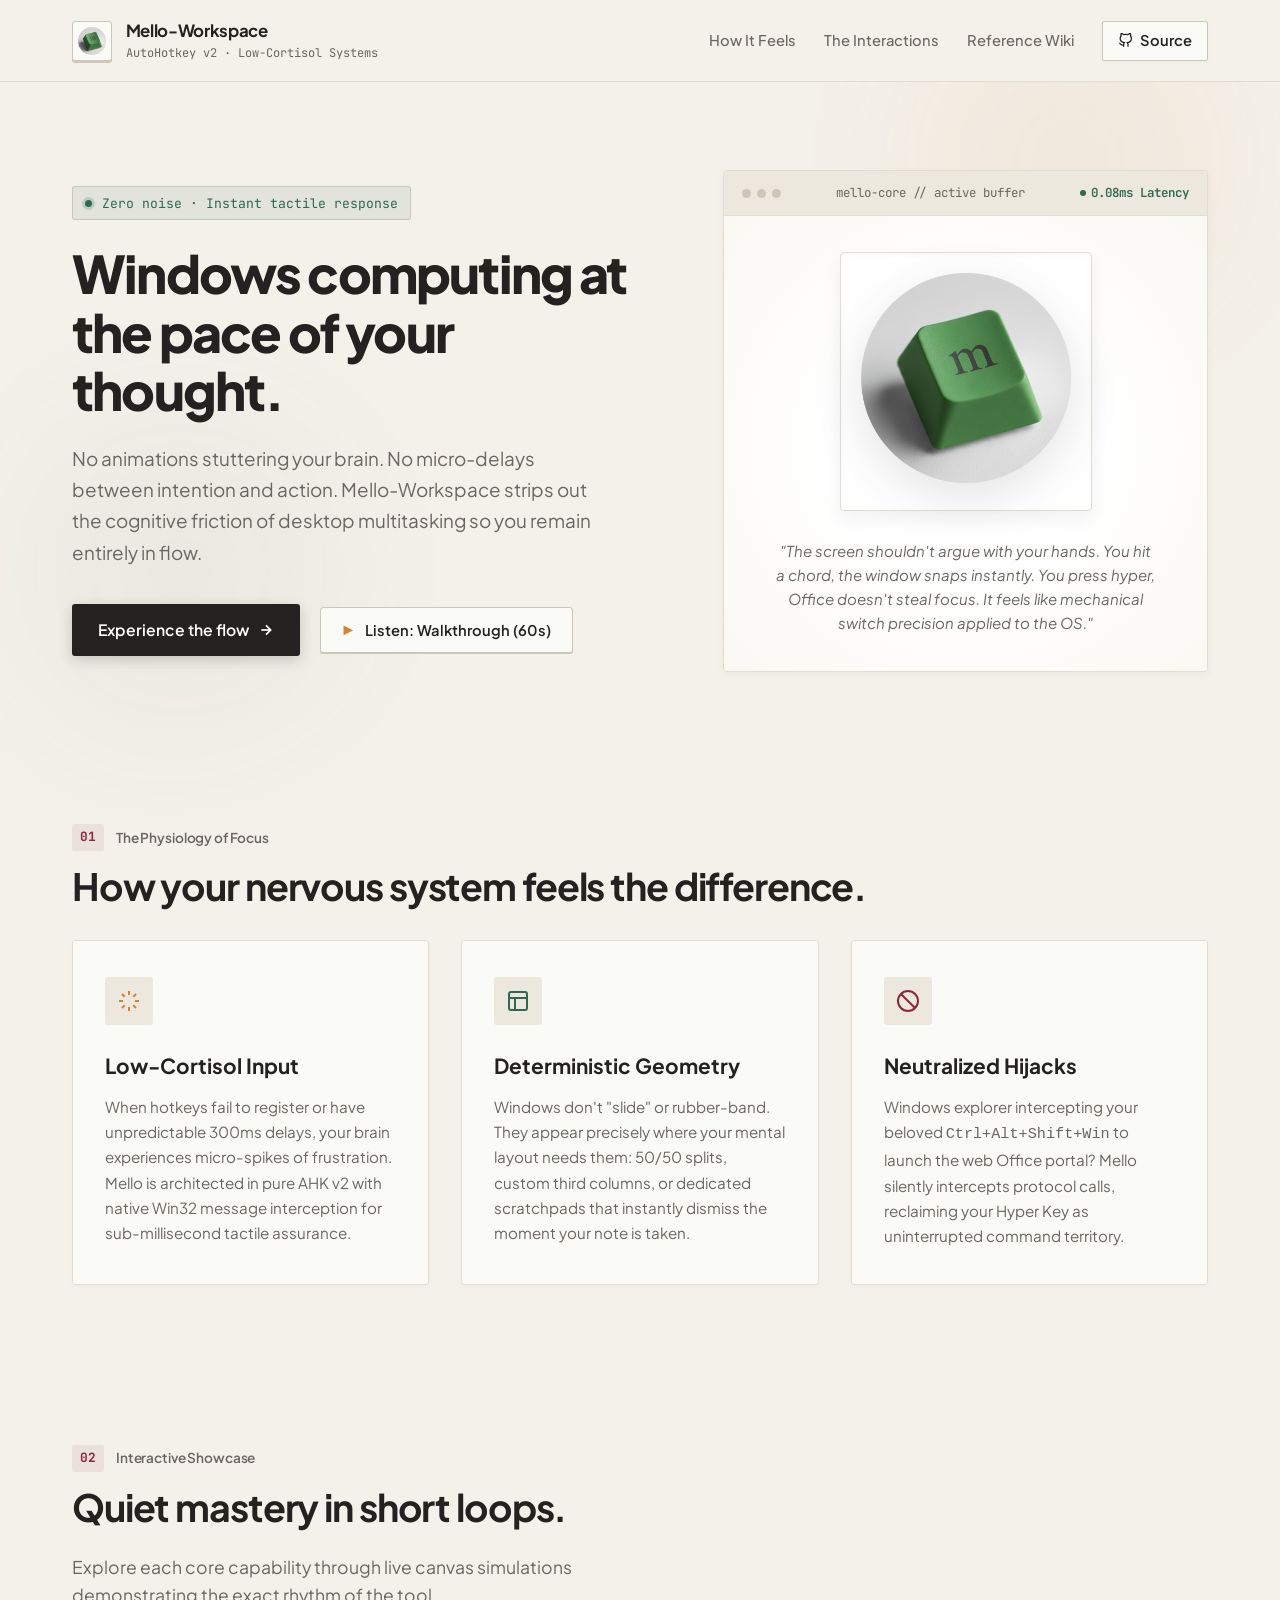
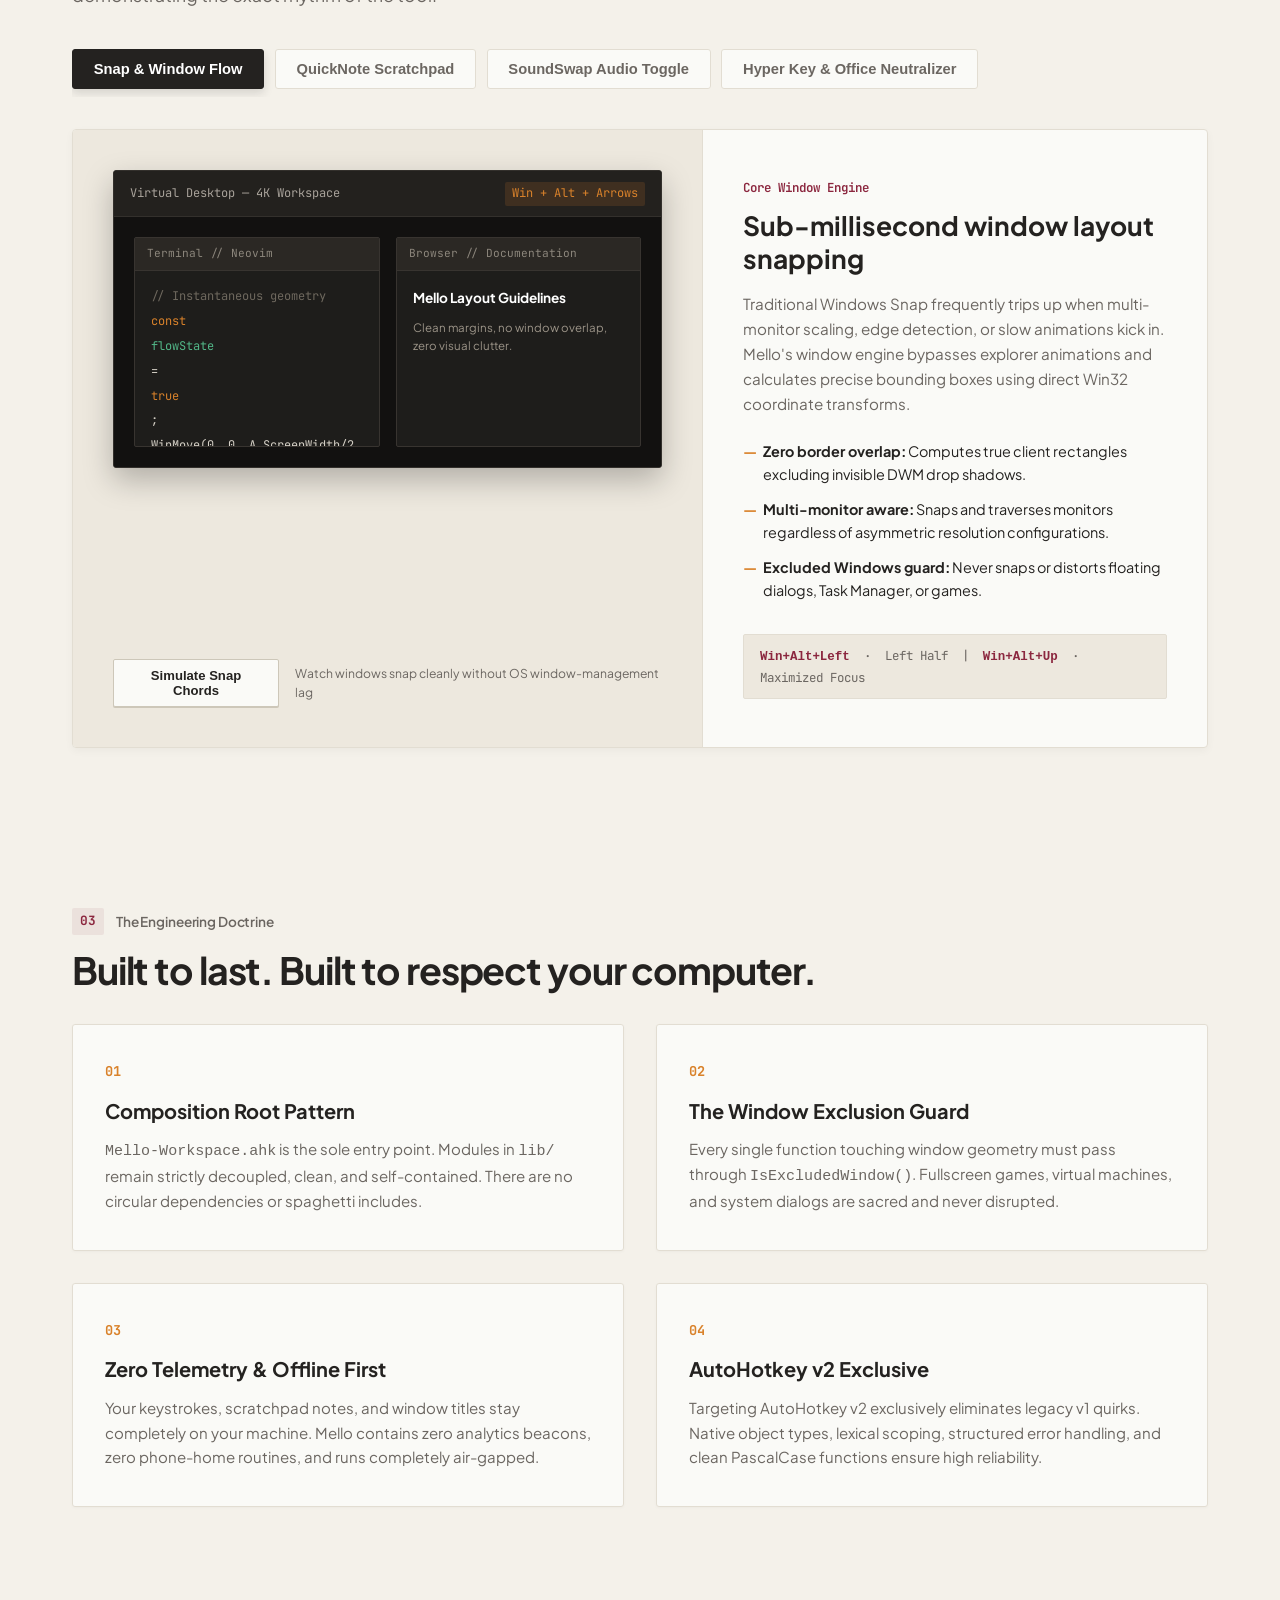
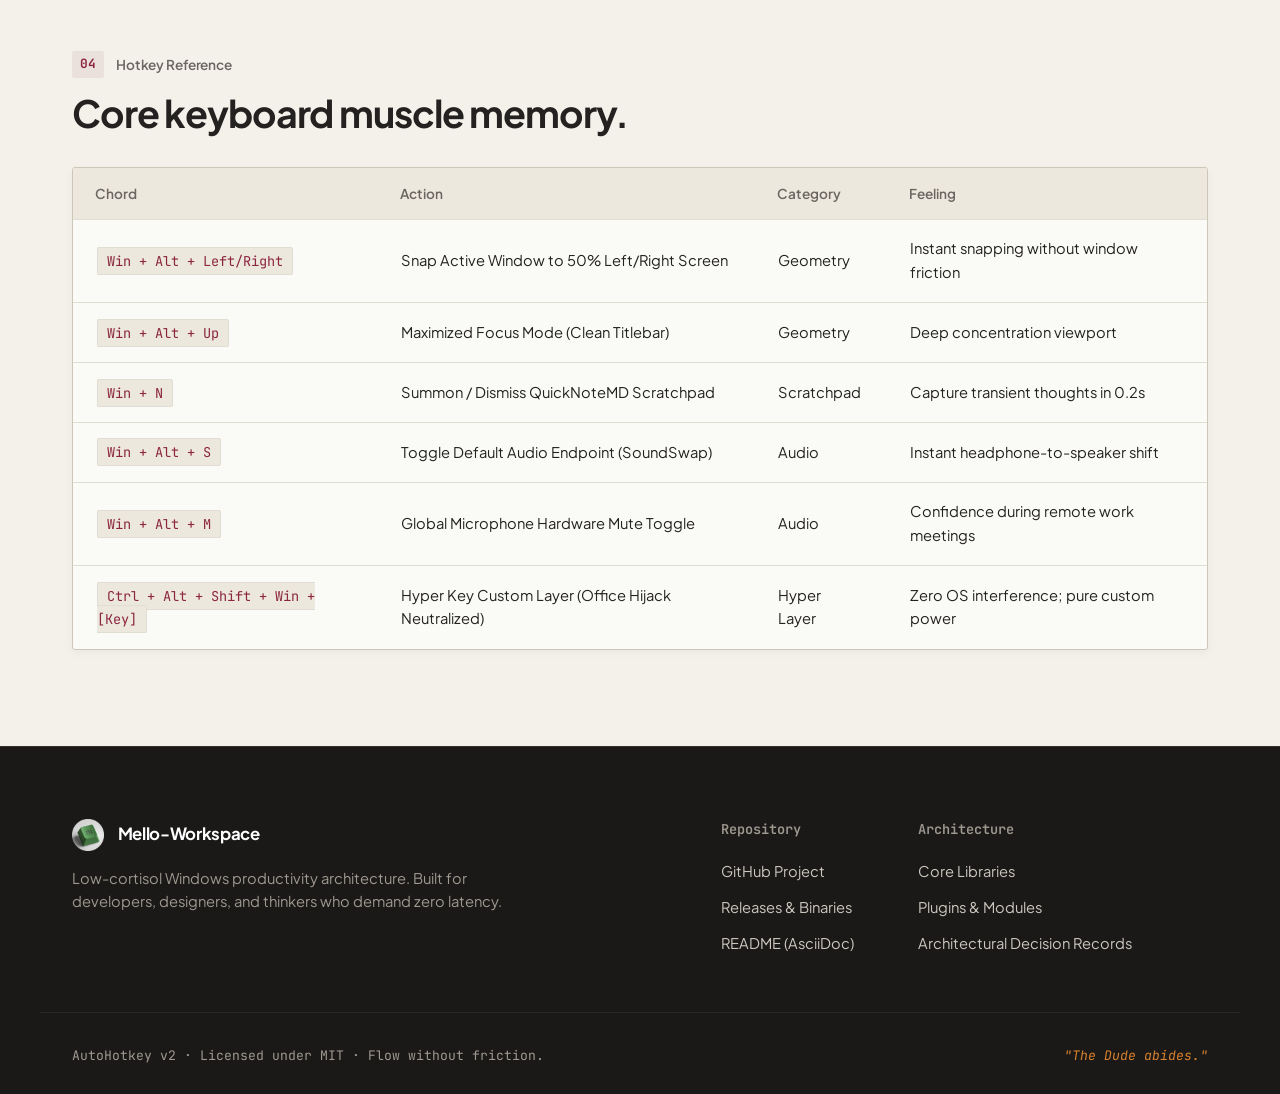
<file: pages/index.html>
<!DOCTYPE html>
<html lang="en">
<head>
  <meta charset="UTF-8">
  <meta name="viewport" content="width=device-width, initial-scale=1.0">
  <title>Mello-Workspace — Flow Without Friction</title>
  <meta name="description" content="A calm, portable, low-cortisol productivity toolkit for Windows. Engineered for zero input latency, effortless window management, and intentional focus.">
  <link rel="preconnect" href="https://fonts.googleapis.com">
  <link rel="preconnect" href="https://fonts.gstatic.com" crossorigin>
  <link href="https://fonts.googleapis.com/css2?family=Plus+Jakarta+Sans:wght@300;400;500;600;700;800&family=JetBrains+Mono:wght@400;500;600&display=swap" rel="stylesheet">
  <link rel="stylesheet" href="style.css">
</head>
<body>

  <!-- Background Subtle Shapes -->
  <div class="canvas-shapes" aria-hidden="true">
    <div class="shape shape-circle"></div>
    <div class="shape shape-wedge"></div>
    <div class="shape shape-pill"></div>
    <div class="shape shape-ring"></div>
  </div>

  <!-- Minimal Nav -->
  <header class="site-header">
    <div class="header-container">
      <a href="#" class="brand">
        <div class="brand-badge">
          <img src="mello-keycap.png" alt="Mello Logo" class="brand-icon">
        </div>
        <div class="brand-text">
          <span class="brand-title">Mello-Workspace</span>
          <span class="brand-sub">AutoHotkey v2 · Low-Cortisol Systems</span>
        </div>
      </a>
      <nav class="nav-links">
        <a href="#sensations">How It Feels</a>
        <a href="#experience">The Interactions</a>
        <a href="docs.html">Reference Wiki</a>
        <a href="https://github.com/voltaire-toledo/Mello-Workspace" target="_blank" rel="noopener" class="nav-cta">
          <svg width="15" height="15" viewBox="0 0 24 24" fill="none" stroke="currentColor" stroke-width="2"><path d="M9 19c-5 1.5-5-2.5-7-3m14 6v-3.87a3.37 3.37 0 0 0-.94-2.61c3.14-.35 6.44-1.54 6.44-7A5.44 5.44 0 0 0 20 4.77 5.07 5.07 0 0 0 19.91 1S18.73.65 16 2.48a13.38 13.38 0 0 0-7 0C6.27.65 5.09 1 5.09 1A5.07 5.07 0 0 0 5 4.77a5.44 5.44 0 0 0-1.5 3.78c0 5.42 3.3 6.61 6.44 7A3.37 3.37 0 0 0 9 18.13V22"></path></svg>
          Source
        </a>
      </nav>
    </div>
  </header>

  <main>
    <!-- Hero Section -->
    <section class="hero-section">
      <div class="hero-content">
        <div class="hero-eyebrow">
          <span class="status-indicator"></span>
          <span>Zero noise · Instant tactile response</span>
        </div>
        <h1 class="hero-headline">
          Windows computing at the pace of your thought.
        </h1>
        <p class="hero-lead">
          No animations stuttering your brain. No micro-delays between intention and action. 
          Mello-Workspace strips out the cognitive friction of desktop multitasking so you remain entirely in flow.
        </p>

        <div class="hero-actions">
          <a href="#experience" class="btn-primary">
            Experience the flow
            <svg width="16" height="16" viewBox="0 0 24 24" fill="none" stroke="currentColor" stroke-width="2.5"><line x1="5" y1="12" x2="19" y2="12"></line><polyline points="12 5 19 12 12 19"></polyline></svg>
          </a>
          <button id="btnAudioWalkthrough" class="btn-audio-pill" type="button" aria-label="Play audio walkthrough">
            <span class="audio-play-icon">▶</span>
            <span class="audio-text">Listen: Walkthrough (60s)</span>
            <span class="audio-wave-anim" aria-hidden="true"><span></span><span></span><span></span></span>
          </button>
          <audio id="walkthroughAudio" src="walkthrough-voiceover.mp3" preload="none"></audio>
        </div>
      </div>

      <!-- Hero Visual Composition: Tactile Keycap + Simulated Ambient Viewport -->
      <div class="hero-stage">
        <div class="stage-frame">
          <div class="stage-topbar">
            <div class="dots"><span></span><span></span><span></span></div>
            <span class="stage-caption">mello-core // active buffer</span>
            <div class="stage-status"><span class="pulse"></span> 0.08ms Latency</div>
          </div>
          <div class="stage-display">
            <div class="stage-device-focus">
              <img src="mello-keycap.png" alt="Mello Workspace Tactile Keycap" class="stage-keycap-image">
            </div>
            <div class="stage-ambient-quote">
              <blockquote>
                "The screen shouldn't argue with your hands. You hit a chord, the window snaps instantly. You press hyper, Office doesn't steal focus. It feels like mechanical switch precision applied to the OS."
              </blockquote>
            </div>
          </div>
        </div>
      </div>
    </section>

    <!-- Sensations Section: How It Feels -->
    <section id="sensations" class="sensations-section">
      <div class="section-label">
        <span class="label-number">01</span>
        <span class="label-text">The Physiology of Focus</span>
      </div>
      <h2 class="section-heading">How your nervous system feels the difference.</h2>
      
      <div class="sensations-grid">
        <div class="sensation-card">
          <div class="sensation-icon" style="--accent: var(--accent-amber)">
            <svg viewBox="0 0 24 24" fill="none" stroke="currentColor" stroke-width="2"><path d="M12 2v4m0 12v4M4.93 4.93l2.83 2.83m8.48 8.48l2.83 2.83M2 12h4m12 0h4M4.93 19.07l2.83-2.83m8.48-8.48l2.83-2.83"/></svg>
          </div>
          <h3>Low-Cortisol Input</h3>
          <p>
            When hotkeys fail to register or have unpredictable 300ms delays, your brain experiences micro-spikes of frustration. Mello is architected in pure AHK v2 with native Win32 message interception for sub-millisecond tactile assurance.
          </p>
        </div>

        <div class="sensation-card">
          <div class="sensation-icon" style="--accent: var(--accent-teal)">
            <svg viewBox="0 0 24 24" fill="none" stroke="currentColor" stroke-width="2"><rect x="3" y="3" width="18" height="18" rx="2"/><line x1="3" y1="9" x2="21" y2="9"/><line x1="9" y1="21" x2="9" y2="9"/></svg>
          </div>
          <h3>Deterministic Geometry</h3>
          <p>
            Windows don't "slide" or rubber-band. They appear precisely where your mental layout needs them: 50/50 splits, custom third columns, or dedicated scratchpads that instantly dismiss the moment your note is taken.
          </p>
        </div>

        <div class="sensation-card">
          <div class="sensation-icon" style="--accent: var(--accent-burgundy)">
            <svg viewBox="0 0 24 24" fill="none" stroke="currentColor" stroke-width="2"><circle cx="12" cy="12" r="10"/><line x1="4.93" y1="4.93" x2="19.07" y2="19.07"/></svg>
          </div>
          <h3>Neutralized Hijacks</h3>
          <p>
            Windows explorer intercepting your beloved <code>Ctrl+Alt+Shift+Win</code> to launch the web Office portal? Mello silently intercepts protocol calls, reclaiming your Hyper Key as uninterrupted command territory.
          </p>
        </div>
      </div>
    </section>

    <!-- Experience / Feature Walkthrough Video Simulations -->
    <section id="experience" class="experience-section">
      <div class="section-label">
        <span class="label-number">02</span>
        <span class="label-text">Interactive Showcase</span>
      </div>
      <h2 class="section-heading">Quiet mastery in short loops.</h2>
      <p class="section-sub">
        Explore each core capability through live canvas simulations demonstrating the exact rhythm of the tool.
      </p>

      <!-- Showcase Tabs -->
      <div class="showcase-tabs">
        <button class="tab-btn active" data-target="panel-snapping">Snap & Window Flow</button>
        <button class="tab-btn" data-target="panel-quicknote">QuickNote Scratchpad</button>
        <button class="tab-btn" data-target="panel-soundswap">SoundSwap Audio Toggle</button>
        <button class="tab-btn" data-target="panel-hyperkey">Hyper Key & Office Neutralizer</button>
      </div>

      <!-- Feature Showcase Panels -->
      <div class="showcase-container">

        <!-- Panel 1: Window Snapping -->
        <div class="showcase-panel active" id="panel-snapping">
          <div class="panel-preview">
            <div class="screen-simulation">
              <div class="sim-header">
                <span class="sim-title">Virtual Desktop — 4K Workspace</span>
                <span class="sim-badge">Win + Alt + Arrows</span>
              </div>
              <div class="sim-canvas sim-snapping">
                <div class="sim-window win-left active-snap">
                  <div class="win-bar"><span>Terminal // Neovim</span></div>
                  <div class="win-content code-lines">
                    <span class="c-dim">// Instantaneous geometry</span>
                    <span class="c-amber">const</span> <span class="c-teal">flowState</span> = <span class="c-amber">true</span>;
                    <span>WinMove(0, 0, A_ScreenWidth/2, A_ScreenHeight)</span>
                  </div>
                </div>
                <div class="sim-window win-right active-snap">
                  <div class="win-bar"><span>Browser // Documentation</span></div>
                  <div class="win-content doc-lines">
                    <h4>Mello Layout Guidelines</h4>
                    <p>Clean margins, no window overlap, zero visual clutter.</p>
                  </div>
                </div>
              </div>
            </div>
            <div class="sim-controls">
              <button class="sim-action-btn" id="btnTriggerSnap">Simulate Snap Chords</button>
              <span class="sim-legend">Watch windows snap cleanly without OS window-management lag</span>
            </div>
          </div>
          <div class="panel-details">
            <span class="feature-tag">Core Window Engine</span>
            <h3>Sub-millisecond window layout snapping</h3>
            <p>
              Traditional Windows Snap frequently trips up when multi-monitor scaling, edge detection, or slow animations kick in.
              Mello's window engine bypasses explorer animations and calculates precise bounding boxes using direct Win32 coordinate transforms.
            </p>
            <ul class="feature-bullets">
              <li><strong>Zero border overlap:</strong> Computes true client rectangles excluding invisible DWM drop shadows.</li>
              <li><strong>Multi-monitor aware:</strong> Snaps and traverses monitors regardless of asymmetric resolution configurations.</li>
              <li><strong>Excluded Windows guard:</strong> Never snaps or distorts floating dialogs, Task Manager, or games.</li>
            </ul>
            <div class="code-pill">
              <code>Win+Alt+Left</code> &nbsp;·&nbsp; Left Half &nbsp;|&nbsp; <code>Win+Alt+Up</code> &nbsp;·&nbsp; Maximized Focus
            </div>
          </div>
        </div>

        <!-- Panel 2: QuickNote -->
        <div class="showcase-panel" id="panel-quicknote">
          <div class="panel-preview">
            <div class="screen-simulation">
              <div class="sim-header">
                <span class="sim-title">QuickNoteMD Scratchpad</span>
                <span class="sim-badge">Win + N</span>
              </div>
              <div class="sim-canvas sim-quicknote">
                <div class="sim-notepad">
                  <div class="notepad-top">
                    <span class="notepad-badge">Markdown Preview Active</span>
                    <span class="notepad-auto">Auto-saved to daily log</span>
                  </div>
                  <div class="notepad-text">
                    <span class="np-h1"># Architectural Note</span>
                    <span class="np-task"> [x] Preserve zero-token principles</span>
                    <span class="np-task"> [x] Auto-route URLs to external browser</span>
                    <span class="np-body">Thoughts captured in 0.2s without breaking deep context. Hit Esc to vanish.</span>
                  </div>
                </div>
              </div>
            </div>
            <div class="sim-controls">
              <button class="sim-action-btn" id="btnToggleNotepad">Simulate Win+N Toggle</button>
              <span class="sim-legend">Appears instantly over your work, writes directly to your vault</span>
            </div>
          </div>
          <div class="panel-details">
            <span class="feature-tag">Markdown Scratchpad</span>
            <h3>Thoughts captured without losing context</h3>
            <p>
              When a crucial thought flashes during deep coding or writing, opening a heavyweight editor breaks your train of thought.
              QuickNoteMD pops up a lightweight, transparent WebView2 markdown scratchpad in a fraction of a second.
            </p>
            <ul class="feature-bullets">
              <li><strong>Direct disk persistence:</strong> Stored immediately as standard Markdown files in your local workspace.</li>
              <li><strong>Smart URL routing:</strong> Clicked links open in your default browser instead of trapping you inside webviews.</li>
              <li><strong>Single-stroke dismissal:</strong> Press <code>Escape</code> or toggle again to slide back to work.</li>
            </ul>
            <div class="code-pill">
              <code>Win+N</code> &nbsp;·&nbsp; Summon scratchpad &nbsp;|&nbsp; <code>Esc</code> &nbsp;·&nbsp; Dismiss & Auto-Save
            </div>
          </div>
        </div>

        <!-- Panel 3: SoundSwap -->
        <div class="showcase-panel" id="panel-soundswap">
          <div class="panel-preview">
            <div class="screen-simulation">
              <div class="sim-header">
                <span class="sim-title">SoundSwap Audio Toggle</span>
                <span class="sim-badge">Win + Alt + S</span>
              </div>
              <div class="sim-canvas sim-soundswap">
                <div class="audio-switch-card">
                  <div class="audio-device active" id="devHeadphones">
                    <div class="dev-icon">🎧</div>
                    <div class="dev-info">
                      <span class="dev-name">Bose QuietComfort 45</span>
                      <span class="dev-status">Active Playback Device</span>
                    </div>
                    <div class="dev-wave">
                      <span></span><span></span><span></span><span></span>
                    </div>
                  </div>
                  <div class="swap-indicator">⇄ Swapping Devices</div>
                  <div class="audio-device" id="devSpeakers">
                    <div class="dev-icon">🔊</div>
                    <div class="dev-info">
                      <span class="dev-name">Desktop Studio Monitors</span>
                      <span class="dev-status">Standby</span>
                    </div>
                  </div>
                </div>
              </div>
            </div>
            <div class="sim-controls">
              <button class="sim-action-btn" id="btnTriggerSoundSwap">Simulate Audio Swap</button>
              <span class="sim-legend">Instant COM-based audio device cycling without opening Windows Settings</span>
            </div>
          </div>
          <div class="panel-details">
            <span class="feature-tag">Audio Architecture</span>
            <h3>Seamless audio toggling with zero UI dialogs</h3>
            <p>
              Tired of clicking through Windows 11 sound flyouts, opening control panels, or dealing with RDP audio sync failures?
              SoundSwap directly interfaces with the Windows CoreAudio COM interface (IPolicyConfig) to switch audio targets with a single chord.
            </p>
            <ul class="feature-bullets">
              <li><strong>Headphones to Monitors:</strong> Instant single-key transition when stepping away from the desk.</li>
              <li><strong>Remote Desktop aware:</strong> Correctly maps and restores Remote Audio endpoints during enterprise sessions.</li>
              <li><strong>Whisper-quiet feedback:</strong> Crisp, subtle audio clicks confirm switches without annoying modal popups.</li>
            </ul>
            <div class="code-pill">
              <code>Win+Alt+S</code> &nbsp;·&nbsp; Cycle Audio Targets &nbsp;|&nbsp; <code>Win+Alt+M</code> &nbsp;·&nbsp; Toggle Mic Mute
            </div>
          </div>
        </div>

        <!-- Panel 4: Hyper Key & Office Neutralizer -->
        <div class="showcase-panel" id="panel-hyperkey">
          <div class="panel-preview">
            <div class="screen-simulation">
              <div class="sim-header">
                <span class="sim-title">Office 365 Protocol Interceptor</span>
                <span class="sim-badge">TASK-25 Active</span>
              </div>
              <div class="sim-canvas sim-hyperkey">
                <div class="registry-display">
                  <div class="reg-line active">
                    <span class="reg-tag">Registry intercept</span>
                    <code>Software\Classes\ms-officeapp\Shell\Open\Command</code>
                  </div>
                  <div class="reg-status-box">
                    <div class="status-indicator-big"></div>
                    <div class="status-msg">
                      <strong>Office Protocol Neutralized</strong>
                      <span>Default handler mapped to silent no-op (rundll32)</span>
                    </div>
                  </div>
                  <div class="hyper-chord-tester">
                    <span class="chord-title">Reclaimed Chord Space:</span>
                    <div class="keys">
                      <kbd>Ctrl</kbd> + <kbd>Alt</kbd> + <kbd>Shift</kbd> + <kbd>Win</kbd> + <kbd>P</kbd>
                    </div>
                    <span class="chord-result">→ No browser opens. Handled directly by Mello.</span>
                  </div>
                </div>
              </div>
            </div>
            <div class="sim-controls">
              <button class="sim-action-btn" id="btnTestHyper">Simulate Hyper Key Press</button>
              <span class="sim-legend">No Office portal. Total key dominance for personal workflows</span>
            </div>
          </div>
          <div class="panel-details">
            <span class="feature-tag">Registry & Input Architecture</span>
            <h3>Reclaiming the sacred Hyper Key from the OS</h3>
            <p>
              Keyboards with an Office key or users pressing <code>Ctrl+Alt+Shift+Win</code> are routinely interrupted by Windows launching Microsoft 365.
              Mello neutralizes this hijack at the user-registry level without requiring Administrator elevation.
            </p>
            <ul class="feature-bullets">
              <li><strong>Zero UAC prompts:</strong> Executes completely in <code>HKCU</code>; no admin elevation or security alerts.</li>
              <li><strong>Reversible at any time:</strong> Easily toggled via the Mello tray menu with real-time checkbox status.</li>
              <li><strong>Swallows chord triggers:</strong> Chords for Word, Excel, Teams, and PowerPoint are absorbed cleanly.</li>
            </ul>
            <div class="code-pill">
              <code>^!+#</code> &nbsp;·&nbsp; Hyper Key liberated for your personalized productivity macros
            </div>
          </div>
        </div>

      </div>
    </section>

    <!-- Architecture & Philosophy Section -->
    <section id="architecture" class="architecture-section">
      <div class="section-label">
        <span class="label-number">03</span>
        <span class="label-text">The Engineering Doctrine</span>
      </div>
      <h2 class="section-heading">Built to last. Built to respect your computer.</h2>

      <div class="principles-grid">
        <div class="principle-card">
          <span class="p-num">01</span>
          <h4>Composition Root Pattern</h4>
          <p>
            <code>Mello-Workspace.ahk</code> is the sole entry point. Modules in <code>lib/</code> remain strictly decoupled, clean, and self-contained. There are no circular dependencies or spaghetti includes.
          </p>
        </div>

        <div class="principle-card">
          <span class="p-num">02</span>
          <h4>The Window Exclusion Guard</h4>
          <p>
            Every single function touching window geometry must pass through <code>IsExcludedWindow()</code>. Fullscreen games, virtual machines, and system dialogs are sacred and never disrupted.
          </p>
        </div>

        <div class="principle-card">
          <span class="p-num">03</span>
          <h4>Zero Telemetry & Offline First</h4>
          <p>
            Your keystrokes, scratchpad notes, and window titles stay completely on your machine. Mello contains zero analytics beacons, zero phone-home routines, and runs completely air-gapped.
          </p>
        </div>

        <div class="principle-card">
          <span class="p-num">04</span>
          <h4>AutoHotkey v2 Exclusive</h4>
          <p>
            Targeting AutoHotkey v2 exclusively eliminates legacy v1 quirks. Native object types, lexical scoping, structured error handling, and clean PascalCase functions ensure high reliability.
          </p>
        </div>
      </div>
    </section>

    <!-- Quick Documentation / Cheat Sheet -->
    <section class="cheatsheet-section">
      <div class="section-label">
        <span class="label-number">04</span>
        <span class="label-text">Hotkey Reference</span>
      </div>
      <h2 class="section-heading">Core keyboard muscle memory.</h2>

      <div class="cheatsheet-table-wrap">
        <table class="cheatsheet-table">
          <thead>
            <tr>
              <th>Chord</th>
              <th>Action</th>
              <th>Category</th>
              <th>Feeling</th>
            </tr>
          </thead>
          <tbody>
            <tr>
              <td><code>Win + Alt + Left/Right</code></td>
              <td>Snap Active Window to 50% Left/Right Screen</td>
              <td>Geometry</td>
              <td>Instant snapping without window friction</td>
            </tr>
            <tr>
              <td><code>Win + Alt + Up</code></td>
              <td>Maximized Focus Mode (Clean Titlebar)</td>
              <td>Geometry</td>
              <td>Deep concentration viewport</td>
            </tr>
            <tr>
              <td><code>Win + N</code></td>
              <td>Summon / Dismiss QuickNoteMD Scratchpad</td>
              <td>Scratchpad</td>
              <td>Capture transient thoughts in 0.2s</td>
            </tr>
            <tr>
              <td><code>Win + Alt + S</code></td>
              <td>Toggle Default Audio Endpoint (SoundSwap)</td>
              <td>Audio</td>
              <td>Instant headphone-to-speaker shift</td>
            </tr>
            <tr>
              <td><code>Win + Alt + M</code></td>
              <td>Global Microphone Hardware Mute Toggle</td>
              <td>Audio</td>
              <td>Confidence during remote work meetings</td>
            </tr>
            <tr>
              <td><code>Ctrl + Alt + Shift + Win + [Key]</code></td>
              <td>Hyper Key Custom Layer (Office Hijack Neutralized)</td>
              <td>Hyper Layer</td>
              <td>Zero OS interference; pure custom power</td>
            </tr>
          </tbody>
        </table>
      </div>
    </section>
  </main>

  <footer class="site-footer">
    <div class="footer-container">
      <div class="footer-col">
        <div class="brand">
          <img src="mello-keycap.png" alt="Mello Logo" class="footer-icon">
          <span class="brand-title">Mello-Workspace</span>
        </div>
        <p class="footer-desc">
          Low-cortisol Windows productivity architecture. Built for developers, designers, and thinkers who demand zero latency.
        </p>
      </div>
      <div class="footer-links">
        <div>
          <h5>Repository</h5>
          <ul>
            <li><a href="https://github.com/voltaire-toledo/Mello-Workspace" target="_blank" rel="noopener">GitHub Project</a></li>
            <li><a href="https://github.com/voltaire-toledo/Mello-Workspace/releases" target="_blank" rel="noopener">Releases & Binaries</a></li>
            <li><a href="https://github.com/voltaire-toledo/Mello-Workspace/blob/main/README.adoc" target="_blank" rel="noopener">README (AsciiDoc)</a></li>
          </ul>
        </div>
        <div>
          <h5>Architecture</h5>
          <ul>
            <li><a href="https://github.com/voltaire-toledo/Mello-Workspace/tree/main/lib" target="_blank" rel="noopener">Core Libraries</a></li>
            <li><a href="https://github.com/voltaire-toledo/Mello-Workspace/tree/main/plugins" target="_blank" rel="noopener">Plugins & Modules</a></li>
            <li><a href="https://github.com/voltaire-toledo/Mello-Workspace/tree/main/docs/adr" target="_blank" rel="noopener">Architectural Decision Records</a></li>
          </ul>
        </div>
      </div>
    </div>
    <div class="footer-bottom">
      <span>AutoHotkey v2 · Licensed under MIT · Flow without friction.</span>
      <span class="dude-quote">"The Dude abides."</span>
    </div>
  </footer>

  <script src="script.js"></script>
</body>
</html>
</file>
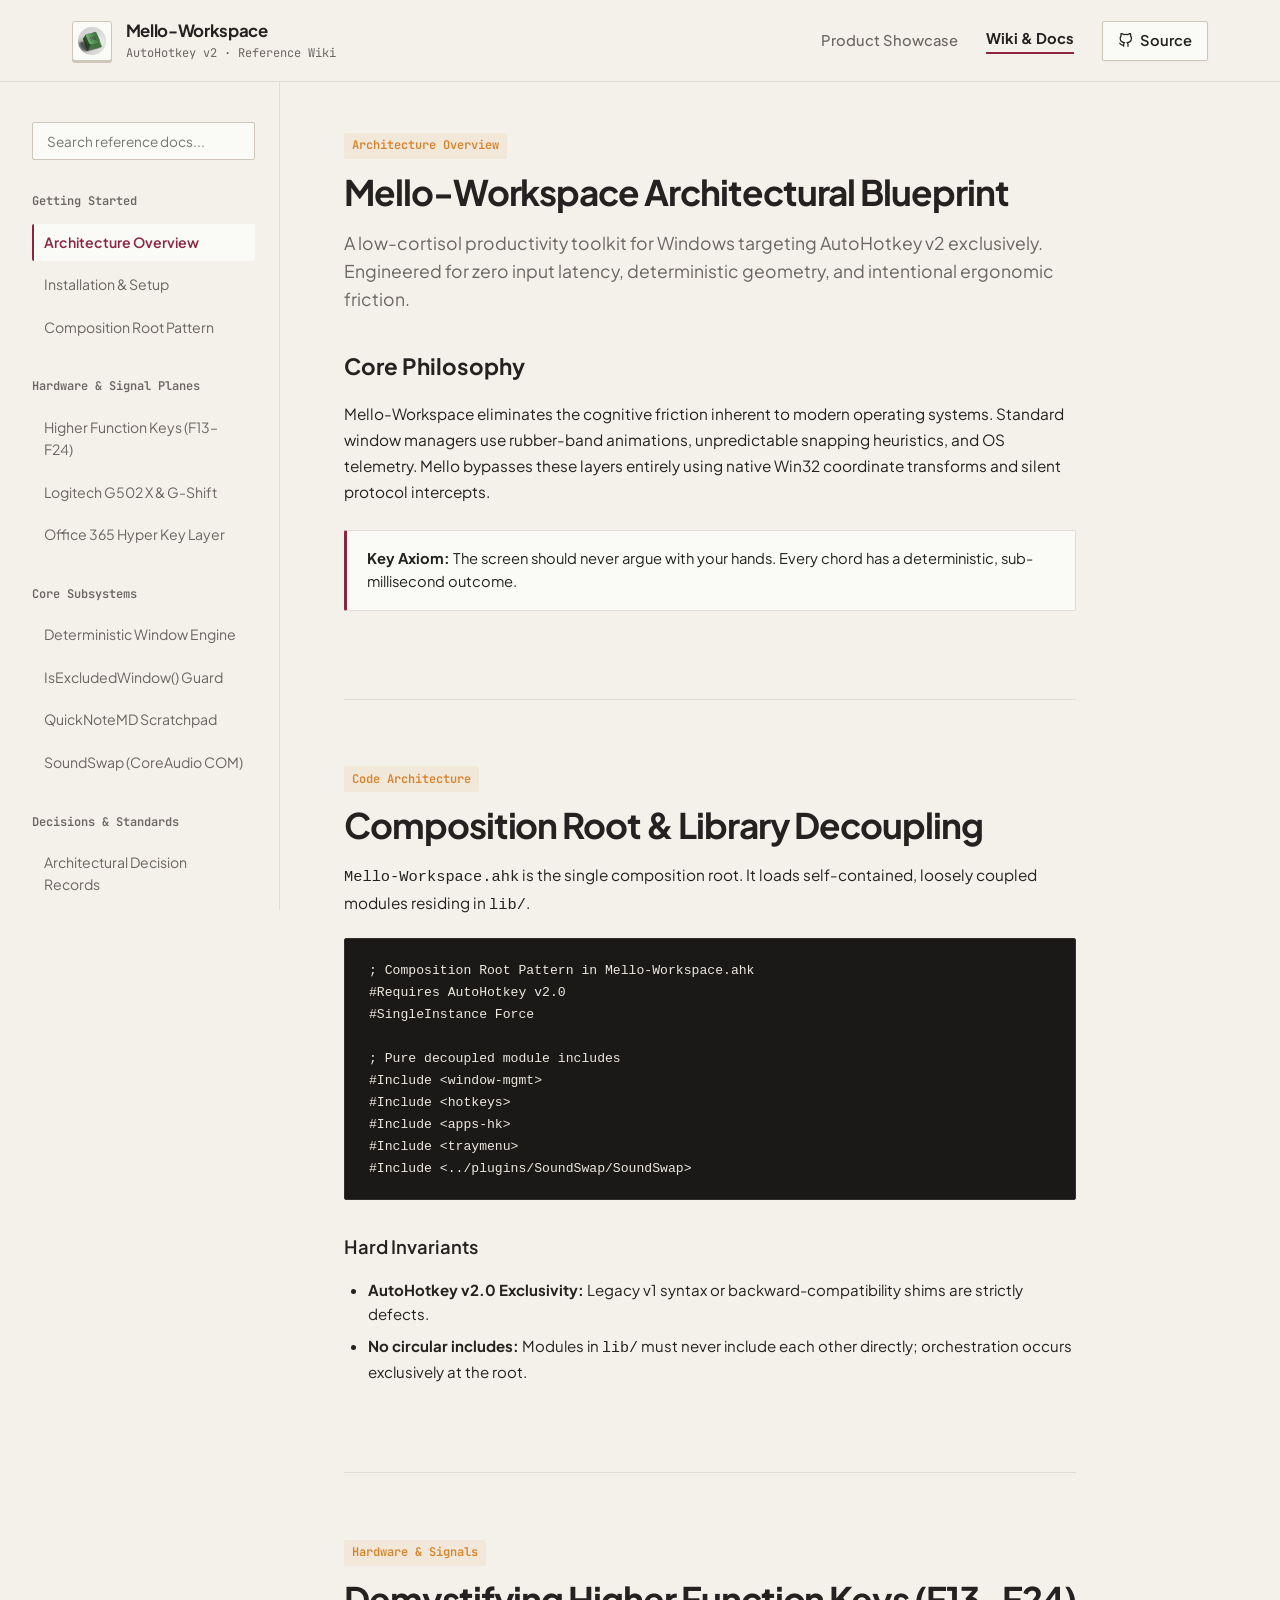
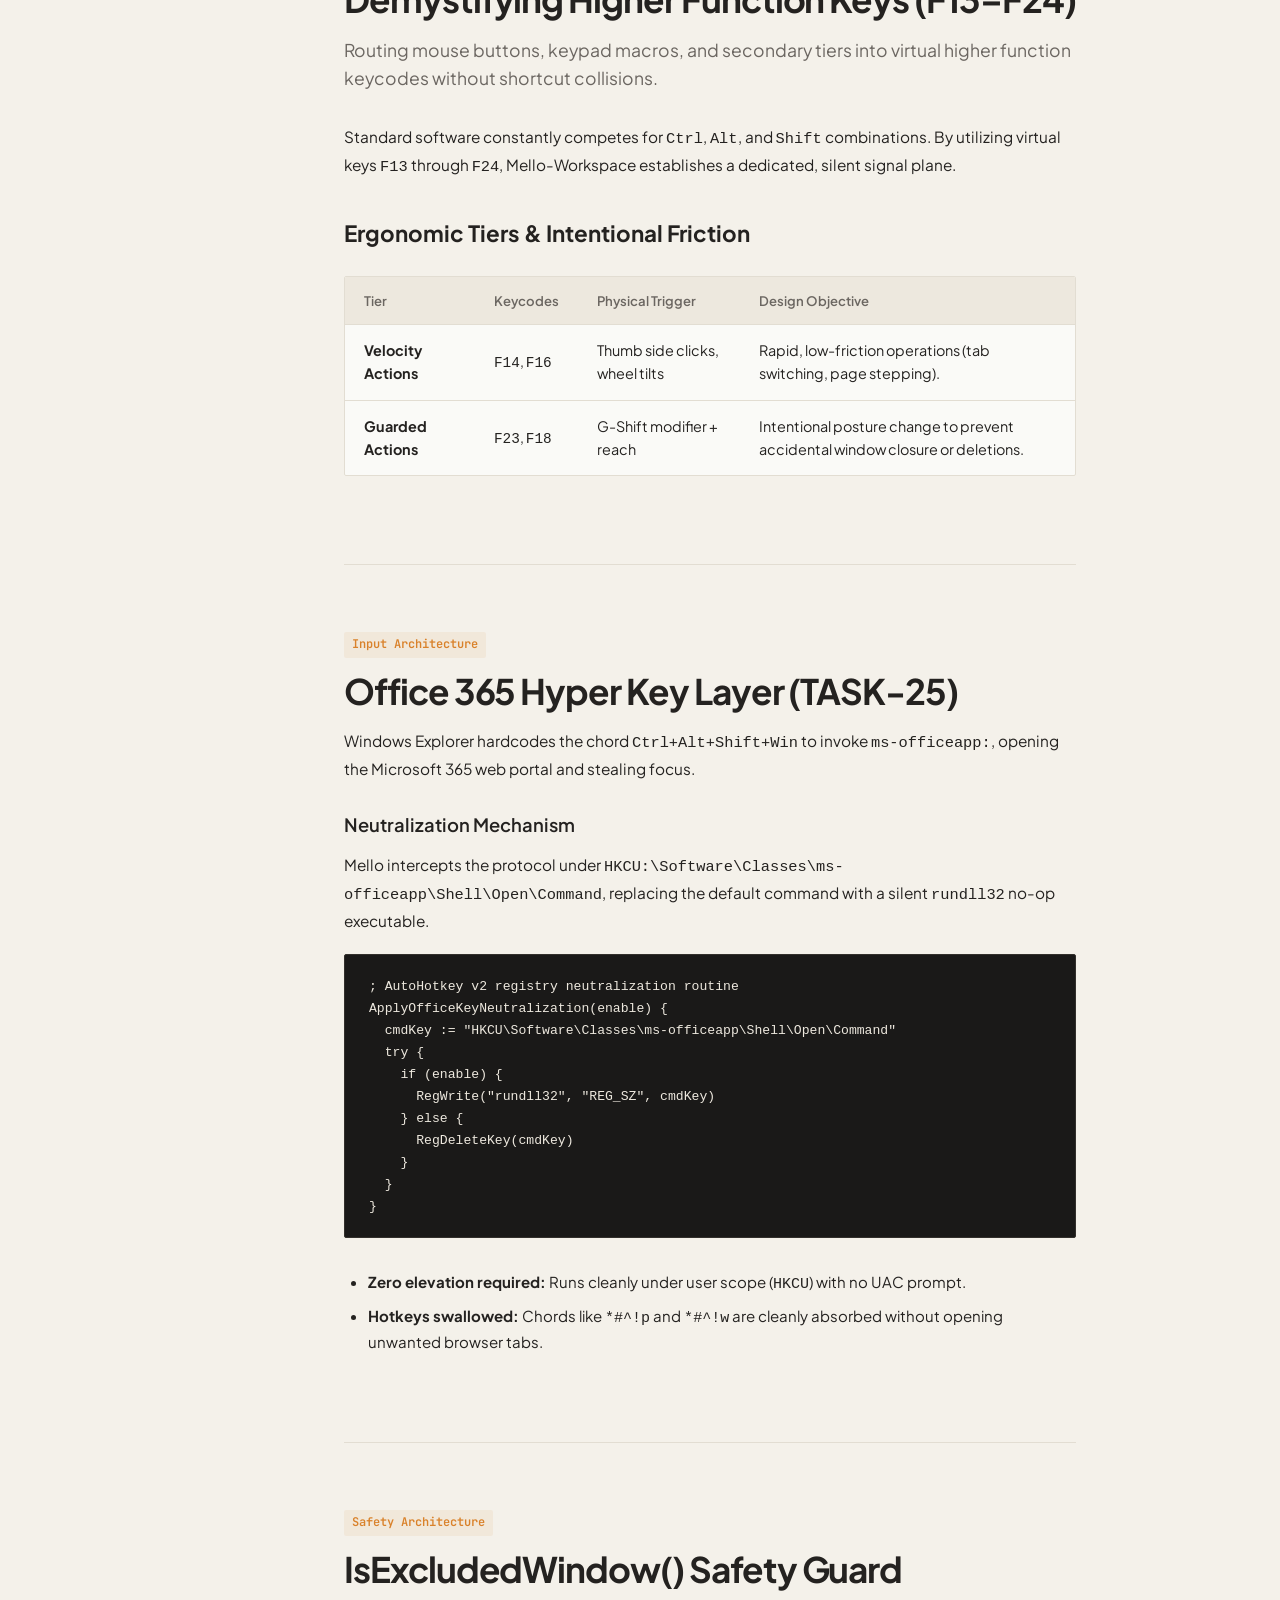
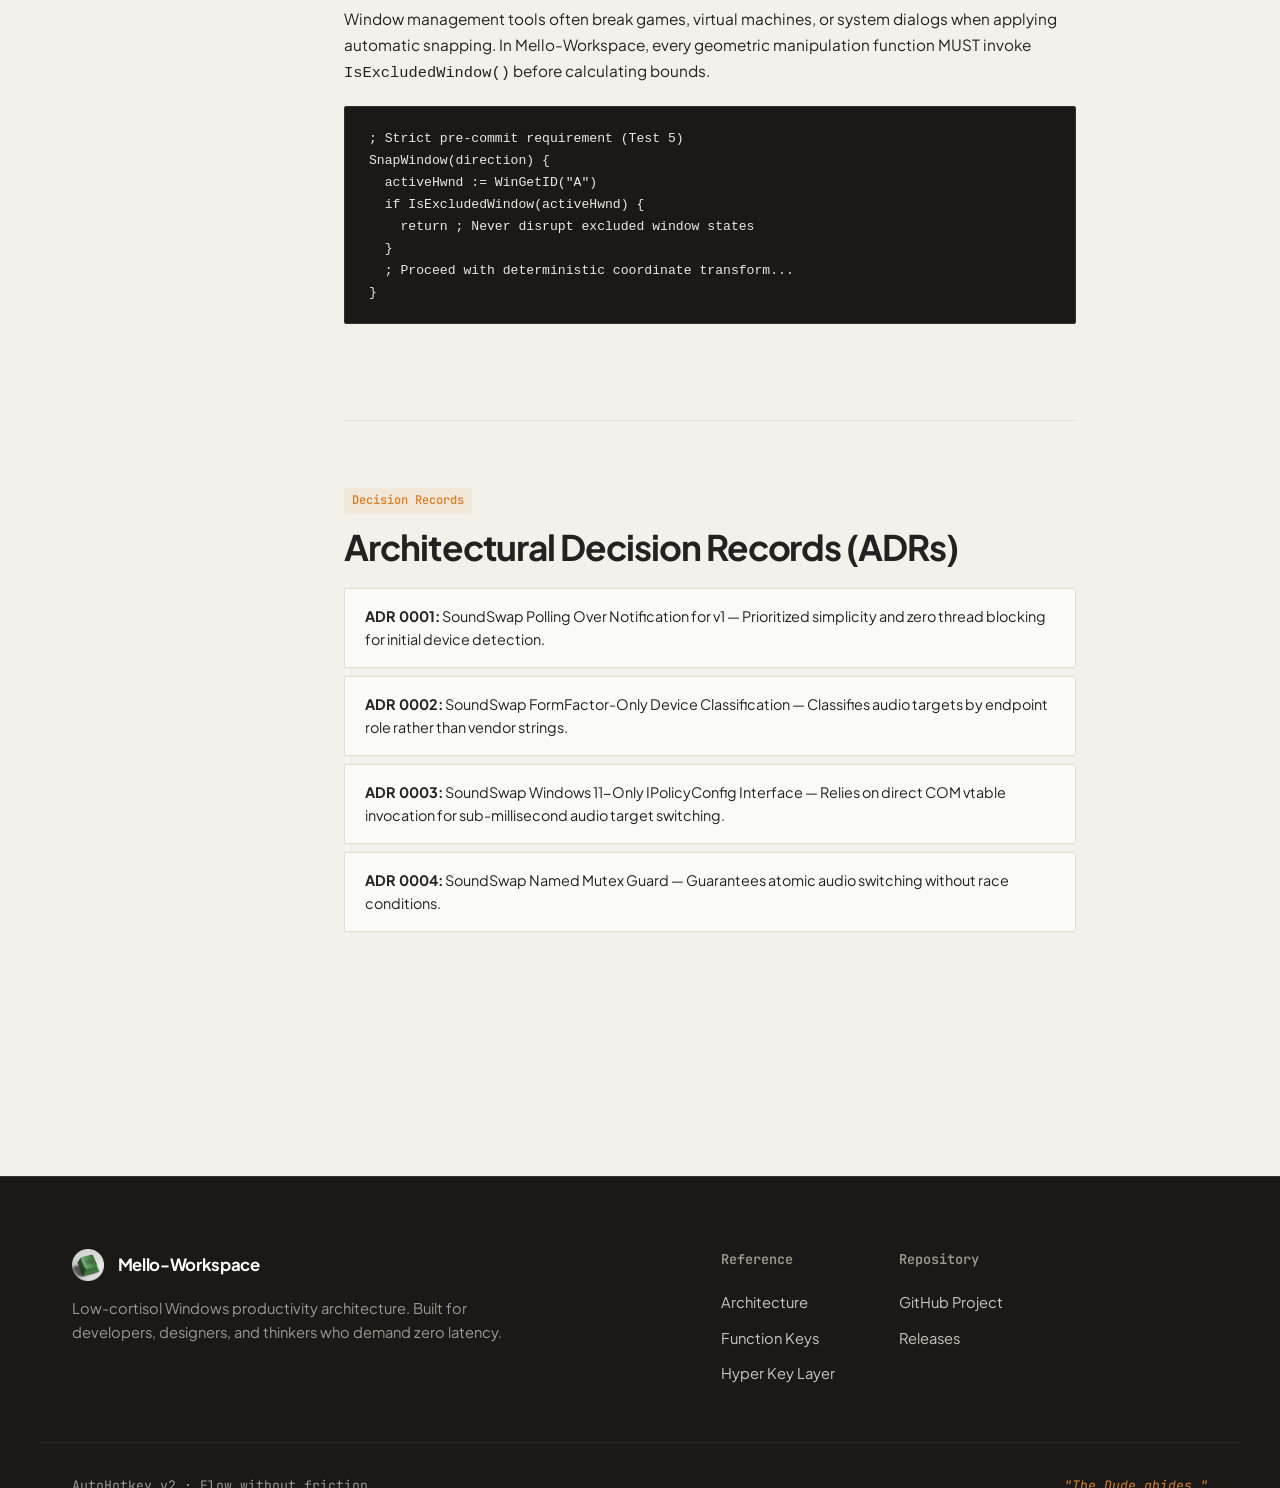
<file: pages/docs.html>
<!DOCTYPE html>
<html lang="en">
<head>
  <meta charset="UTF-8">
  <meta name="viewport" content="width=device-width, initial-scale=1.0">
  <title>Documentation & Wiki — Mello-Workspace</title>
  <meta name="description" content="Complete architectural documentation, hotkey reference, and hardware mapping guides for Mello-Workspace.">
  <link rel="preconnect" href="https://fonts.googleapis.com">
  <link rel="preconnect" href="https://fonts.gstatic.com" crossorigin>
  <link href="https://fonts.googleapis.com/css2?family=Plus+Jakarta+Sans:wght@300;400;500;600;700;800&family=JetBrains+Mono:wght@400;500;600&display=swap" rel="stylesheet">
  <link rel="stylesheet" href="style.css">
  <link rel="stylesheet" href="wiki.css">
</head>
<body class="wiki-body">

  <header class="site-header">
    <div class="header-container">
      <a href="index.html" class="brand">
        <div class="brand-badge">
          <img src="mello-keycap.png" alt="Mello Logo" class="brand-icon">
        </div>
        <div class="brand-text">
          <span class="brand-title">Mello-Workspace</span>
          <span class="brand-sub">AutoHotkey v2 · Reference Wiki</span>
        </div>
      </a>
      <nav class="nav-links">
        <a href="index.html">Product Showcase</a>
        <a href="docs.html" class="active-nav">Wiki & Docs</a>
        <a href="https://github.com/voltaire-toledo/Mello-Workspace" target="_blank" rel="noopener" class="nav-cta">
          <svg width="15" height="15" viewBox="0 0 24 24" fill="none" stroke="currentColor" stroke-width="2"><path d="M9 19c-5 1.5-5-2.5-7-3m14 6v-3.87a3.37 3.37 0 0 0-.94-2.61c3.14-.35 6.44-1.54 6.44-7A5.44 5.44 0 0 0 20 4.77 5.07 5.07 0 0 0 19.91 1S18.73.65 16 2.48a13.38 13.38 0 0 0-7 0C6.27.65 5.09 1 5.09 1A5.07 5.07 0 0 0 5 4.77a5.44 5.44 0 0 0-1.5 3.78c0 5.42 3.3 6.61 6.44 7A3.37 3.37 0 0 0 9 18.13V22"></path></svg>
          Source
        </a>
      </nav>
    </div>
  </header>

  <div class="wiki-layout">
    <!-- Wiki Sidebar Navigation -->
    <aside class="wiki-sidebar">
      <div class="sidebar-search">
        <input type="text" id="wikiSearchInput" placeholder="Search reference docs..." aria-label="Search documentation">
      </div>

      <nav class="sidebar-nav">
        <div class="nav-group">
          <span class="group-title">Getting Started</span>
          <ul>
            <li><a href="#overview" class="wiki-link active">Architecture Overview</a></li>
            <li><a href="#installation" class="wiki-link">Installation & Setup</a></li>
            <li><a href="#composition-root" class="wiki-link">Composition Root Pattern</a></li>
          </ul>
        </div>

        <div class="nav-group">
          <span class="group-title">Hardware & Signal Planes</span>
          <ul>
            <li><a href="#higher-function-keys" class="wiki-link">Higher Function Keys (F13–F24)</a></li>
            <li><a href="#mouse-chording" class="wiki-link">Logitech G502 X & G-Shift</a></li>
            <li><a href="#office-key-neutralizer" class="wiki-link">Office 365 Hyper Key Layer</a></li>
          </ul>
        </div>

        <div class="nav-group">
          <span class="group-title">Core Subsystems</span>
          <ul>
            <li><a href="#window-geometry" class="wiki-link">Deterministic Window Engine</a></li>
            <li><a href="#window-exclusions" class="wiki-link">IsExcludedWindow() Guard</a></li>
            <li><a href="#quicknote-subsystem" class="wiki-link">QuickNoteMD Scratchpad</a></li>
            <li><a href="#soundswap-subsystem" class="wiki-link">SoundSwap (CoreAudio COM)</a></li>
          </ul>
        </div>

        <div class="nav-group">
          <span class="group-title">Decisions & Standards</span>
          <ul>
            <li><a href="#adrs" class="wiki-link">Architectural Decision Records</a></li>
            <li><a href="#precommit-standards" class="wiki-link">Strict Pre-Commit Verification</a></li>
          </ul>
        </div>
      </nav>
    </aside>

    <!-- Wiki Main Content Area -->
    <main class="wiki-content">
      
      <!-- Doc 1: Overview -->
      <section id="overview" class="doc-section">
        <div class="doc-header">
          <span class="doc-category">Architecture Overview</span>
          <h1>Mello-Workspace Architectural Blueprint</h1>
          <p class="doc-lead">
            A low-cortisol productivity toolkit for Windows targeting AutoHotkey v2 exclusively. Engineered for zero input latency, deterministic geometry, and intentional ergonomic friction.
          </p>
        </div>

        <div class="doc-body">
          <h2>Core Philosophy</h2>
          <p>
            Mello-Workspace eliminates the cognitive friction inherent to modern operating systems. Standard window managers use rubber-band animations, unpredictable snapping heuristics, and OS telemetry. Mello bypasses these layers entirely using native Win32 coordinate transforms and silent protocol intercepts.
          </p>

          <div class="callout callout-note">
            <strong>Key Axiom:</strong> The screen should never argue with your hands. Every chord has a deterministic, sub-millisecond outcome.
          </div>
        </div>
      </section>

      <!-- Doc 2: Composition Root -->
      <section id="composition-root" class="doc-section">
        <div class="doc-header">
          <span class="doc-category">Code Architecture</span>
          <h1>Composition Root & Library Decoupling</h1>
        </div>
        <div class="doc-body">
          <p>
            <code>Mello-Workspace.ahk</code> is the single composition root. It loads self-contained, loosely coupled modules residing in <code>lib/</code>.
          </p>

          <pre><code>; Composition Root Pattern in Mello-Workspace.ahk
#Requires AutoHotkey v2.0
#SingleInstance Force

; Pure decoupled module includes
#Include &lt;window-mgmt&gt;
#Include &lt;hotkeys&gt;
#Include &lt;apps-hk&gt;
#Include &lt;traymenu&gt;
#Include &lt;../plugins/SoundSwap/SoundSwap&gt;</code></pre>

          <h3>Hard Invariants</h3>
          <ul>
            <li><strong>AutoHotkey v2.0 Exclusivity:</strong> Legacy v1 syntax or backward-compatibility shims are strictly defects.</li>
            <li><strong>No circular includes:</strong> Modules in <code>lib/</code> must never include each other directly; orchestration occurs exclusively at the root.</li>
          </ul>
        </div>
      </section>

      <!-- Doc 3: Higher Function Keys -->
      <section id="higher-function-keys" class="doc-section">
        <div class="doc-header">
          <span class="doc-category">Hardware & Signals</span>
          <h1>Demystifying Higher Function Keys (F13–F24)</h1>
          <p class="doc-lead">
            Routing mouse buttons, keypad macros, and secondary tiers into virtual higher function keycodes without shortcut collisions.
          </p>
        </div>
        <div class="doc-body">
          <p>
            Standard software constantly competes for <code>Ctrl</code>, <code>Alt</code>, and <code>Shift</code> combinations. By utilizing virtual keys <code>F13</code> through <code>F24</code>, Mello-Workspace establishes a dedicated, silent signal plane.
          </p>

          <h2>Ergonomic Tiers & Intentional Friction</h2>
          <div class="doc-table-wrap">
            <table class="doc-table">
              <thead>
                <tr>
                  <th>Tier</th>
                  <th>Keycodes</th>
                  <th>Physical Trigger</th>
                  <th>Design Objective</th>
                </tr>
              </thead>
              <tbody>
                <tr>
                  <td><strong>Velocity Actions</strong></td>
                  <td><code>F14</code>, <code>F16</code></td>
                  <td>Thumb side clicks, wheel tilts</td>
                  <td>Rapid, low-friction operations (tab switching, page stepping).</td>
                </tr>
                <tr>
                  <td><strong>Guarded Actions</strong></td>
                  <td><code>F23</code>, <code>F18</code></td>
                  <td>G-Shift modifier + reach</td>
                  <td>Intentional posture change to prevent accidental window closure or deletions.</td>
                </tr>
              </tbody>
            </table>
          </div>
        </div>
      </section>

      <!-- Doc 4: Office Key Neutralizer -->
      <section id="office-key-neutralizer" class="doc-section">
        <div class="doc-header">
          <span class="doc-category">Input Architecture</span>
          <h1>Office 365 Hyper Key Layer (TASK-25)</h1>
        </div>
        <div class="doc-body">
          <p>
            Windows Explorer hardcodes the chord <code>Ctrl+Alt+Shift+Win</code> to invoke <code>ms-officeapp:</code>, opening the Microsoft 365 web portal and stealing focus.
          </p>

          <h3>Neutralization Mechanism</h3>
          <p>
            Mello intercepts the protocol under <code>HKCU:\Software\Classes\ms-officeapp\Shell\Open\Command</code>, replacing the default command with a silent <code>rundll32</code> no-op executable.
          </p>
          <pre><code>; AutoHotkey v2 registry neutralization routine
ApplyOfficeKeyNeutralization(enable) {
  cmdKey := "HKCU\Software\Classes\ms-officeapp\Shell\Open\Command"
  try {
    if (enable) {
      RegWrite("rundll32", "REG_SZ", cmdKey)
    } else {
      RegDeleteKey(cmdKey)
    }
  }
}</code></pre>

          <ul>
            <li><strong>Zero elevation required:</strong> Runs cleanly under user scope (<code>HKCU</code>) with no UAC prompt.</li>
            <li><strong>Hotkeys swallowed:</strong> Chords like <code>*#^!p</code> and <code>*#^!w</code> are cleanly absorbed without opening unwanted browser tabs.</li>
          </ul>
        </div>
      </section>

      <!-- Doc 5: Window Exclusions Guard -->
      <section id="window-exclusions" class="doc-section">
        <div class="doc-header">
          <span class="doc-category">Safety Architecture</span>
          <h1>IsExcludedWindow() Safety Guard</h1>
        </div>
        <div class="doc-body">
          <p>
            Window management tools often break games, virtual machines, or system dialogs when applying automatic snapping.
            In Mello-Workspace, every geometric manipulation function MUST invoke <code>IsExcludedWindow()</code> before calculating bounds.
          </p>
          <pre><code>; Strict pre-commit requirement (Test 5)
SnapWindow(direction) {
  activeHwnd := WinGetID("A")
  if IsExcludedWindow(activeHwnd) {
    return ; Never disrupt excluded window states
  }
  ; Proceed with deterministic coordinate transform...
}</code></pre>
        </div>
      </section>

      <!-- Doc 6: ADRs -->
      <section id="adrs" class="doc-section">
        <div class="doc-header">
          <span class="doc-category">Decision Records</span>
          <h1>Architectural Decision Records (ADRs)</h1>
        </div>
        <div class="doc-body">
          <ul class="adr-list">
            <li>
              <strong>ADR 0001:</strong> SoundSwap Polling Over Notification for v1 — Prioritized simplicity and zero thread blocking for initial device detection.
            </li>
            <li>
              <strong>ADR 0002:</strong> SoundSwap FormFactor-Only Device Classification — Classifies audio targets by endpoint role rather than vendor strings.
            </li>
            <li>
              <strong>ADR 0003:</strong> SoundSwap Windows 11-Only IPolicyConfig Interface — Relies on direct COM vtable invocation for sub-millisecond audio target switching.
            </li>
            <li>
              <strong>ADR 0004:</strong> SoundSwap Named Mutex Guard — Guarantees atomic audio switching without race conditions.
            </li>
          </ul>
        </div>
      </section>

    </main>
  </div>

  <footer class="site-footer">
    <div class="footer-container">
      <div class="footer-col">
        <div class="brand">
          <img src="mello-keycap.png" alt="Mello Logo" class="footer-icon">
          <span class="brand-title">Mello-Workspace</span>
        </div>
        <p class="footer-desc">
          Low-cortisol Windows productivity architecture. Built for developers, designers, and thinkers who demand zero latency.
        </p>
      </div>
      <div class="footer-links">
        <div>
          <h5>Reference</h5>
          <ul>
            <li><a href="#overview">Architecture</a></li>
            <li><a href="#higher-function-keys">Function Keys</a></li>
            <li><a href="#office-key-neutralizer">Hyper Key Layer</a></li>
          </ul>
        </div>
        <div>
          <h5>Repository</h5>
          <ul>
            <li><a href="https://github.com/voltaire-toledo/Mello-Workspace" target="_blank" rel="noopener">GitHub Project</a></li>
            <li><a href="https://github.com/voltaire-toledo/Mello-Workspace/releases" target="_blank" rel="noopener">Releases</a></li>
          </ul>
        </div>
      </div>
    </div>
    <div class="footer-bottom">
      <span>AutoHotkey v2 · Flow without friction.</span>
      <span class="dude-quote">"The Dude abides."</span>
    </div>
  </footer>

  <script>
    // Wiki navigation and live search filter
    document.addEventListener('DOMContentLoaded', () => {
      const links = document.querySelectorAll('.wiki-link');
      const sections = document.querySelectorAll('.doc-section');
      const searchInput = document.getElementById('wikiSearchInput');

      // Scrollspy & active link updates
      window.addEventListener('scroll', () => {
        let current = '';
        sections.forEach(section => {
          const sectionTop = section.offsetTop - 120;
          if (window.scrollY >= sectionTop) {
            current = section.getAttribute('id');
          }
        });

        links.forEach(link => {
          link.classList.remove('active');
          if (link.getAttribute('href') === `#${current}`) {
            link.classList.add('active');
          }
        });
      }, { passive: true });

      // Realtime sidebar search
      if (searchInput) {
        searchInput.addEventListener('input', (e) => {
          const query = e.target.value.toLowerCase().trim();
          links.forEach(link => {
            const text = link.textContent.toLowerCase();
            const parentLi = link.parentElement;
            if (!query || text.includes(query)) {
              parentLi.style.display = 'block';
            } else {
              parentLi.style.display = 'none';
            }
          });
        });
      }
    });
  </script>
</body>
</html>
</file>
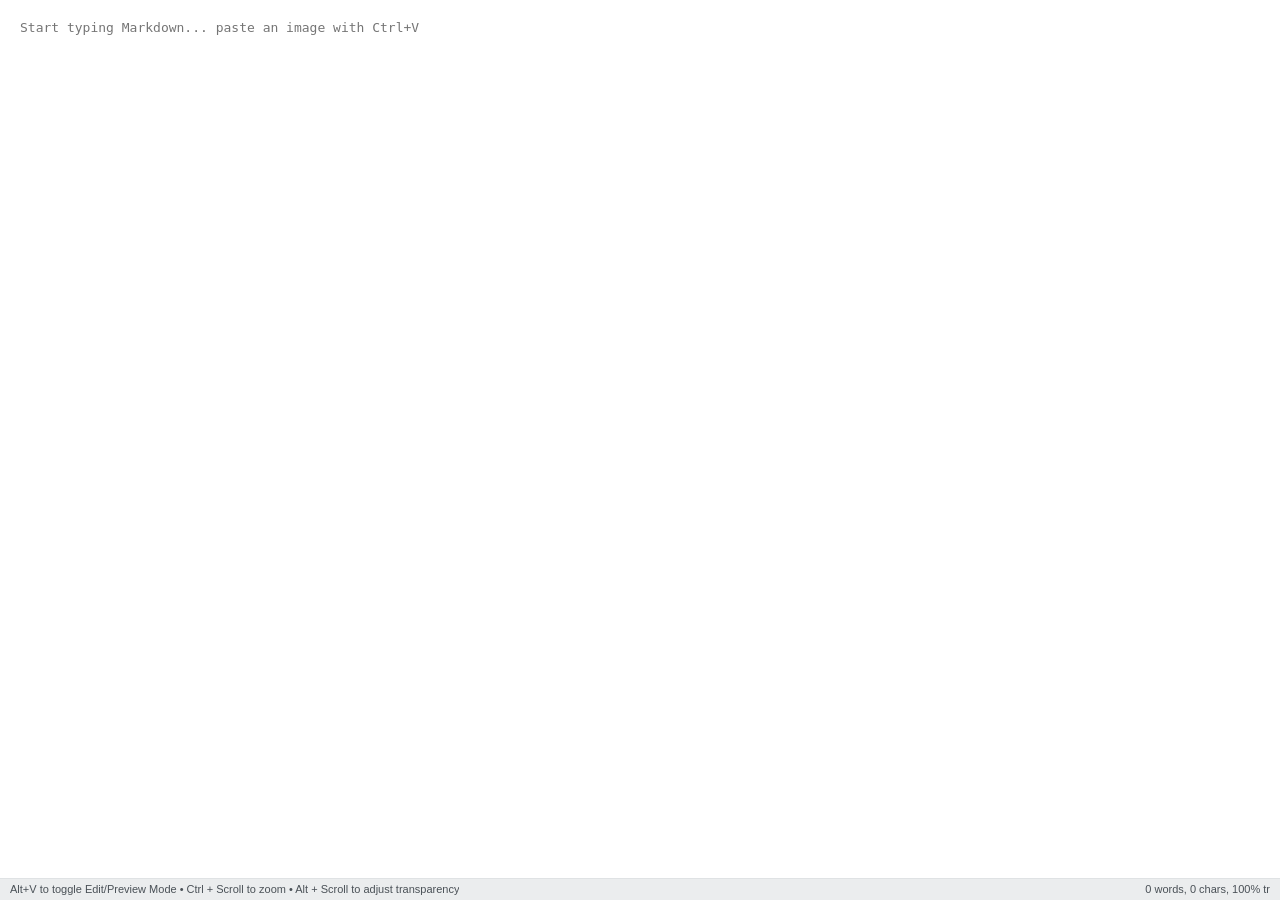
<file: plugins/QuickNoteMD/assets/editor.html>
<!DOCTYPE html>
<html lang="en">
<head>
<meta charset="utf-8">
<title>QuickNote MD</title>
<script src="marked.min.js"></script>
<style>
  :root {
    --bg: rgba(243, 243, 243, 0.75); --fg: #1a2023; --pane-bg: rgba(255, 255, 255, 0.70); --border: rgba(216, 220, 222, 0.60);
    --status-bg: rgba(231, 233, 234, 0.80); --status-fg: #4a5157; --code-bg: rgba(238, 240, 241, 0.85); --link: #2662d9;
    --notice: #a15c00;
  }
  body.dark {
    --bg: rgba(37, 37, 37, 0.75); --fg: #f3f3f3; --pane-bg: rgba(37, 37, 37, 0.70); --border: rgba(56, 64, 73, 0.60);
    --status-bg: rgba(28, 28, 28, 0.85); --status-fg: #a9b1b8; --code-bg: rgba(46, 46, 46, 0.85); --link: #6fa8ff;
    --notice: #ffb454;
  }
  * { box-sizing: border-box; }
  html, body { height: 100%; margin: 0; background-color: transparent !important; }
  body {
    display: flex; flex-direction: column; background: var(--bg); color: var(--fg);
    font: 13px/1.4 -apple-system, "Segoe UI", sans-serif; overflow: hidden;
  }
  #stage { flex: 1; position: relative; min-height: 0; }
  #editor, #preview { position: absolute; inset: 0; }
  #editor {
    resize: none; border: none; outline: none; width: 100%; height: 100%;
    padding: 18px 20px; background: var(--pane-bg); color: var(--fg);
    font: 13px/1.5 Consolas, "Cascadia Code", monospace; white-space: pre-wrap;
  }
  #preview { overflow-y: auto; padding: 18px 24px; background: var(--bg); }
  #preview img {
    display: block;
    max-width: 80%;
    height: auto;
    margin: 14px auto;
    border-radius: 6px;
    box-shadow: 0 2px 8px rgba(0, 0, 0, 0.15);
  }
  #preview pre { background: var(--code-bg); padding: 8px 10px; overflow-x: auto; border-radius: 4px; line-height: 1.2; }
  #preview code { background: var(--code-bg); padding: 1px 4px; border-radius: 3px; }
  #preview pre code { background: none; padding: 0; }
  #preview a { color: var(--link); }
  #preview blockquote { margin: 0 0 0 4px; padding-left: 10px; border-left: 3px solid var(--border); color: var(--status-fg); }
  #preview blockquote.callout {
    margin: 14px 0;
    padding: 12px 16px;
    border: 1px solid var(--border);
    border-radius: 6px;
    box-sizing: border-box;
    width: 100%;
    color: var(--fg);
  }
  #preview blockquote.callout .callout-header {
    display: flex;
    align-items: center;
    gap: 8px;
    font-weight: 700;
    font-size: 0.95em;
    margin-bottom: 6px;
    letter-spacing: 0.03em;
  }
  #preview blockquote.callout p { margin: 0.4em 0; }
  #preview blockquote.callout p:first-of-type { margin-top: 0; }
  #preview blockquote.callout p:last-of-type { margin-bottom: 0; }

  /* Note (Blue) */
  #preview blockquote.callout-note {
    border: 1px solid #2563eb;
    background-color: rgba(37, 99, 235, 0.10);
  }
  #preview blockquote.callout-note .callout-header { color: #1d4ed8; }
  body.dark #preview blockquote.callout-note {
    border-color: #3b82f6;
    background-color: rgba(37, 99, 235, 0.22);
  }
  body.dark #preview blockquote.callout-note .callout-header { color: #60a5fa; }

  /* Tip (Green) */
  #preview blockquote.callout-tip {
    border: 1px solid #16a34a;
    background-color: rgba(22, 163, 74, 0.10);
  }
  #preview blockquote.callout-tip .callout-header { color: #15803d; }
  body.dark #preview blockquote.callout-tip {
    border-color: #22c55e;
    background-color: rgba(22, 163, 74, 0.22);
  }
  body.dark #preview blockquote.callout-tip .callout-header { color: #4ade80; }

  /* Important (Purple) */
  #preview blockquote.callout-important {
    border: 1px solid #9333ea;
    background-color: rgba(147, 51, 234, 0.10);
  }
  #preview blockquote.callout-important .callout-header { color: #7e22ce; }
  body.dark #preview blockquote.callout-important {
    border-color: #a855f7;
    background-color: rgba(147, 51, 234, 0.22);
  }
  body.dark #preview blockquote.callout-important .callout-header { color: #c084fc; }

  /* Warning (Orange) */
  #preview blockquote.callout-warning {
    border: 1px solid #ea580c;
    background-color: rgba(234, 88, 12, 0.10);
  }
  #preview blockquote.callout-warning .callout-header { color: #c2410c; }
  body.dark #preview blockquote.callout-warning {
    border-color: #f97316;
    background-color: rgba(234, 88, 12, 0.22);
  }
  body.dark #preview blockquote.callout-warning .callout-header { color: #fb923c; }

  /* Caution (Red) */
  #preview blockquote.callout-caution {
    border: 1px solid #dc2626;
    background-color: rgba(220, 38, 38, 0.10);
  }
  #preview blockquote.callout-caution .callout-header { color: #b91c1c; }
  body.dark #preview blockquote.callout-caution {
    border-color: #ef4444;
    background-color: rgba(220, 38, 38, 0.22);
  }
  body.dark #preview blockquote.callout-caution .callout-header { color: #f87171; }

  /* Keyboard shortcut styling */
  #preview kbd {
    display: inline-block; padding: 2px 6px; font: 11px/1.4 Consolas, "Segoe UI", monospace;
    color: var(--fg); background-color: var(--pane-bg); border: 1px solid var(--border);
    border-radius: 4px; box-shadow: 0 1px 0 var(--border), 0 0 0 1px #fff inset; vertical-align: baseline;
  }
  body.dark #preview kbd { box-shadow: 0 1px 0 var(--border), 0 0 0 1px #2a3238 inset; }

  /* Status & Category Badges */
  #preview .badge {
    display: inline-flex; align-items: center; padding: 2px 8px; font-size: 11px;
    font-weight: 600; border-radius: 12px; margin: 0 3px; vertical-align: baseline;
    letter-spacing: 0.04em; text-transform: uppercase;
  }
  #preview .badge-feature { background: rgba(16, 185, 129, 0.15); color: #059669; border: 1px solid rgba(16, 185, 129, 0.35); }
  #preview .badge-enhancement { background: rgba(99, 102, 241, 0.15); color: #4f46e5; border: 1px solid rgba(99, 102, 241, 0.35); }
  #preview .badge-task { background: rgba(100, 116, 139, 0.15); color: #475569; border: 1px solid rgba(100, 116, 139, 0.35); }
  #preview .badge-bug { background: rgba(239, 68, 68, 0.15); color: #dc2626; border: 1px solid rgba(239, 68, 68, 0.35); }
  #preview .badge-fix { background: rgba(234, 179, 8, 0.15); color: #a16207; border: 1px solid rgba(234, 179, 8, 0.4); }
  #preview .badge-p1 { background: rgba(220, 38, 38, 0.18); color: #b91c1c; border: 1px solid rgba(220, 38, 38, 0.45); font-weight: 700; }
  #preview .badge-p2 { background: rgba(234, 88, 12, 0.18); color: #c2410c; border: 1px solid rgba(234, 88, 12, 0.4); }
  #preview .badge-p3 { background: rgba(59, 130, 246, 0.15); color: #1d4ed8; border: 1px solid rgba(59, 130, 246, 0.35); }
  #preview .badge-lookup { background: rgba(14, 165, 233, 0.15); color: #0284c7; border: 1px solid rgba(14, 165, 233, 0.35); }

  body.dark #preview .badge-feature { color: #34d399; }
  body.dark #preview .badge-enhancement { color: #818cf8; }
  body.dark #preview .badge-task { color: #94a3b8; }
  body.dark #preview .badge-bug { color: #f87171; }
  body.dark #preview .badge-fix { color: #facc15; background: rgba(234, 179, 8, 0.25); border-color: rgba(250, 204, 21, 0.5); }
  body.dark #preview .badge-p1 { color: #f87171; background: rgba(220, 38, 38, 0.25); border-color: rgba(248, 113, 113, 0.5); }
  body.dark #preview .badge-p2 { color: #fb923c; background: rgba(234, 88, 12, 0.25); border-color: rgba(251, 146, 60, 0.5); }
  body.dark #preview .badge-p3 { color: #60a5fa; background: rgba(59, 130, 246, 0.25); border-color: rgba(96, 165, 250, 0.5); }
  body.dark #preview .badge-lookup { color: #38bdf8; }

  #preview table { border-collapse: collapse; }
  #preview th, #preview td { border: 1px solid var(--border); padding: 3px 8px; }
  #preview h1 { font-size: 1.5em; margin: 0.8em 0 0.4em; }
  #preview h2 { font-size: 1.35em; margin: 1.4em 0 0.4em; padding-top: 6px; }
  #preview h3 { font-size: 1.2em; margin: 1.2em 0 0.3em; padding-top: 4px; }
  #preview h4 { font-size: 1.10em; margin: 1.0em 0 0.3em; }
  #preview hr {
    border: none;
    border-top: 1px solid var(--border);
    margin: 24px 0;
    opacity: 0.6;
  }
  #preview ul, #preview ol { padding-left: 24px; margin: 8px 0; }
  #preview ul ul, #preview ol ol, #preview ul ol, #preview ol ul {
    margin: 4px 0;
    padding-left: 20px;
  }
  #preview li { margin: 4px 0; line-height: 1.5; }
  #preview li:has(> input[type="checkbox"]),
  #preview li:has(input[type="checkbox"]),
  #preview li.task-list-item {
    list-style-type: none;
    margin-left: 0;
    padding-left: 0;
  }
  #preview input[type="checkbox"] {
    margin: 0 6px 0 0;
    vertical-align: middle;
    accent-color: var(--link);
  }
  body.mode-edit #preview { display: none; }
  body.mode-view #editor { display: none; }
  #statusbar {
    flex: 0 0 auto; display: flex; justify-content: space-between; gap: 12px;
    padding: 3px 10px; background: var(--status-bg); color: var(--status-fg);
    font: 11px/1.4 "Segoe UI", sans-serif; border-top: 1px solid var(--border);
    white-space: nowrap;
  }
  #statusbar .hint { overflow: hidden; text-overflow: ellipsis; }
  #statusbar .hint.notice { color: var(--notice); font-weight: 600; }
  #statusbar .counts { flex: 0 0 auto; }
</style>
</head>
<body class="light mode-edit">
  <div id="stage">
    <textarea id="editor" spellcheck="false" wrap="off"
      placeholder="Start typing Markdown... paste an image with Ctrl+V"></textarea>
    <div id="preview" tabindex="-1"></div>
  </div>
  <div id="statusbar">
    <span class="hint" id="hint"></span>
    <span class="counts" id="counts">0 words, 0 chars</span>
  </div>

<script>
(function () {
  marked.use({
    renderer: {
      // Allow intentional line break tags and allowed inline tags (kbd, badge span, callout strong)
      html(token) {
        const raw = typeof token === 'string' ? token : (token && token.raw ? token.raw : '');
        const trimmed = raw.trim();
        if (/^<br\s*\/?>$/i.test(trimmed)) {
          return '<br>';
        }
        if (/^<\/?(?:kbd|span|strong)(?:\s[^>]*)?>$/i.test(trimmed)) {
          return raw;
        }
        return '';
      }
    }
  });
  marked.setOptions({ gfm: true, breaks: true });

  const editor = document.getElementById('editor');
  const preview = document.getElementById('preview');
  const counts = document.getElementById('counts');
  const hint = document.getElementById('hint');
  let saveTimer = null, suppressSave = false;
  let mode = 'edit';
  let noticeTimer = null;
  let transparencyPct = 100;

  function processExtensions(src) {
    if (!src) return '';
    // 1. Badge tags: [[FEATURE]], [[ENHANCEMENT]], [[TASK]], [[BUG]], [[FIX]], [[P1]], [[P2]], [[P3]], [[LOOKUP]]
    //    Also supports single-bracket versions [FEATURE], [P1], etc.
    function renderBadge(name) {
      const upper = name.toUpperCase();
      const lower = name.toLowerCase();
      let label = upper;
      if (upper === 'P1') label = '🔥 ' + upper;
      else if (upper === 'P2') label = '🔥🔥 ' + upper;
      else if (upper === 'P3') label = '🔥🔥🔥 ' + upper;
      return '<span class="badge badge-' + lower + '">' + label + '</span>';
    }
    let out = src.replace(/\[\[(FEATURE|ENHANCEMENT|TASK|BUG|FIX|P1|P2|P3|LOOKUP)\]\]/gi, (m, p1) => renderBadge(p1));
    out = out.replace(/\[(?:🪶\s*|)(FEATURE)\]/gi, () => renderBadge('FEATURE'));
    out = out.replace(/\[(?:🎁\s*|)(ENHANCEMENT)\]/gi, () => renderBadge('ENHANCEMENT'));
    out = out.replace(/\[(?:🐞\s*|)(BUG)\]/gi, () => renderBadge('BUG'));
    out = out.replace(/\[(TASK|FIX|P1|P2|P3)\]/gi, (m, p1) => renderBadge(p1));
    out = out.replace(/\[(?:👁️\s*|👁\s*|)(LOOKUP)\]/gi, () => renderBadge('LOOKUP'));

    // 2. [[Key]] -> <kbd>Key</kbd>
    out = out.replace(/\[\[([a-zA-Z0-9_+\- /\\.?]+)\]\]/g, (m, p1) => '<kbd>' + p1 + '</kbd>');

    // 3. Admonitions: > [!NOTE], > [!TIP], > [!IMPORTANT], > [!WARNING], > [!CAUTION]
    const icons = {
      note: 'ℹ️',
      tip: '💡',
      important: '📌',
      warning: '⚠️',
      caution: '🛑'
    };
    out = out.replace(/^>\s*\[!(NOTE|TIP|IMPORTANT|WARNING|CAUTION)\]\s*(.*)$/gim, (m, type, rest) => {
      const t = type.toLowerCase();
      const icon = icons[t] || 'ℹ️';
      const label = type.toUpperCase();
      return `> <strong class="callout-header">${icon} ${label}</strong>${rest ? '<br>' + rest : ''}`;
    });

    return out;
  }

  function render() {
    const rawMarkdown = processExtensions(editor.value);
    preview.innerHTML = marked.parse(rawMarkdown);

    // Apply callout container classes to blockquotes containing callout headers
    preview.querySelectorAll('blockquote').forEach((bq) => {
      const header = bq.querySelector('.callout-header');
      if (header) {
        bq.classList.add('callout');
        const text = header.textContent.toLowerCase();
        if (text.includes('note')) bq.classList.add('callout-note');
        else if (text.includes('tip')) bq.classList.add('callout-tip');
        else if (text.includes('important')) bq.classList.add('callout-important');
        else if (text.includes('warning')) bq.classList.add('callout-warning');
        else if (text.includes('caution')) bq.classList.add('callout-caution');
      }
    });

    // Enable interactive checkboxes in preview mode
    const checkboxes = preview.querySelectorAll('input[type="checkbox"]');
    checkboxes.forEach((cb, index) => {
      cb.removeAttribute('disabled');
      cb.dataset.index = index;
    });

    const text = editor.value, trimmed = text.trim();
    const words = trimmed === '' ? 0 : trimmed.replace(/\s+/g, ' ').split(' ').length;
    counts.textContent = words + ' words, ' + text.length + ' chars, ' + transparencyPct + '% tr';
  }

  // Handle interactive checkbox toggling in preview mode
  preview.addEventListener('change', (e) => {
    if (e.target && e.target.type === 'checkbox') {
      const targetIndex = parseInt(e.target.dataset.index, 10);
      let count = 0;
      editor.value = editor.value.replace(/^(\s*[-*]\s+\[)([ xX])(\]\s+)/gm, (match, prefix, state, suffix) => {
        if (count === targetIndex) {
          const nextState = e.target.checked ? 'x' : ' ';
          count++;
          return prefix + nextState + suffix;
        }
        count++;
        return match;
      });
      render();
      scheduleSave();
    }
  });

  function updateHint() {
    hint.classList.remove('notice');
    hint.textContent = 'Alt+V to toggle Edit/Preview Mode \u2022 Ctrl + Scroll to zoom \u2022 Alt + Scroll to adjust transparency';
  }

  function flashReadonlyNotice() {
    hint.textContent = 'Read-only in Preview mode \u2014 press Alt+V to toggle Edit mode';
    hint.classList.add('notice');
    clearTimeout(noticeTimer);
    noticeTimer = setTimeout(updateHint, 1500);
  }

  function setMode(next) {
    if (mode === next) return;
    mode = next;
    document.body.classList.toggle('mode-edit', mode === 'edit');
    document.body.classList.toggle('mode-view', mode === 'view');
    if (mode === 'view') {
      render();
      preview.focus();
    } else {
      editor.focus();
      const len = editor.value.length;
      editor.setSelectionRange(len, len);
    }
    updateHint();
  }

  function toggleMode() {
    setMode(mode === 'edit' ? 'view' : 'edit');
  }

  function scheduleSave() {
    if (suppressSave) return;
    clearTimeout(saveTimer);
    saveTimer = setTimeout(() => {
      if (window.chrome && window.chrome.webview) {
        window.chrome.webview.postMessage(editor.value);
      }
    }, 600);
  }

  function insertAtCursor(text) {
    const start = editor.selectionStart, end = editor.selectionEnd;
    editor.setRangeText(text, start, end, 'end');
    editor.dispatchEvent(new Event('input'));
  }

  function wrapSelection(pre, post) {
    const start = editor.selectionStart, end = editor.selectionEnd;
    const sel = editor.value.slice(start, end);
    editor.setRangeText(pre + sel + post, start, end, sel === '' ? 'end' : 'select');
    if (sel === '') editor.setSelectionRange(start + pre.length, start + pre.length);
    editor.dispatchEvent(new Event('input'));
  }

  editor.addEventListener('input', () => { render(); scheduleSave(); });

  editor.addEventListener('paste', (e) => {
    const items = e.clipboardData && e.clipboardData.items;
    if (!items) return;
    for (const item of items) {
      if (item.type && item.type.startsWith('image/')) {
        e.preventDefault();
        const file = item.getAsFile();
        if (!file) continue;
        const reader = new FileReader();
        reader.onload = () => insertAtCursor('![](' + reader.result + ')');
        reader.readAsDataURL(file);
        return;
      }
    }
    // Non-image paste: allow the browser's default plain-text paste.
  });

  // Edit-mode-only shortcuts. These only ever see events while the editor is
  // focused, which only happens in edit mode (it's hidden/unfocused in view mode).
  editor.addEventListener('keydown', (e) => {
    if (e.key === 'Tab') {
      e.preventDefault();
      insertAtCursor('  ');
      return;
    }
    if (e.key === 'Enter') {
      // Continue an active list marker onto the next line.
      const start = editor.selectionStart;
      const lineStart = editor.value.lastIndexOf('\n', start - 1) + 1;
      const line = editor.value.slice(lineStart, start);
      const m = line.match(/^(\s*(?:[-*]|\d+\.)\s+)/);
      if (m && m[1].trim() !== line.trim()) {
        e.preventDefault();
        insertAtCursor('\n' + m[1]);
      }
      return;
    }
    if (e.ctrlKey && !e.altKey && e.key.toLowerCase() === 'b') {
      e.preventDefault(); wrapSelection('**', '**'); return;
    }
    if (e.ctrlKey && !e.altKey && e.key.toLowerCase() === 'i') {
      e.preventDefault(); wrapSelection('*', '*'); return;
    }
    if (e.ctrlKey && e.shiftKey && e.key.toLowerCase() === 'c') {
      e.preventDefault(); wrapSelection('`', '`'); return;
    }
  });

  // Global: Escape toggles Edit/View. In View mode, any key that would try to
  // modify content is blocked and reported via the status bar instead of
  // silently doing nothing (there's no split pane anymore, so this is the
  // only signal the user gets that they're in a read-only mode).
  const VIEW_SCROLL_KEYS = new Set([
    'ArrowUp', 'ArrowDown', 'ArrowLeft', 'ArrowRight', 'PageUp', 'PageDown', 'Home', 'End'
  ]);
  document.addEventListener('keydown', (e) => {
    if (e.altKey && !e.ctrlKey && e.key.toLowerCase() === 'v') {
      e.preventDefault();
      toggleMode();
      return;
    }
    if (e.key === 'Escape') {
      e.preventDefault();
      if (window.chrome && window.chrome.webview) {
        window.chrome.webview.postMessage('__QNMD_HIDE__');
      }
      return;
    }
    if (mode !== 'view') return;
    if (VIEW_SCROLL_KEYS.has(e.key)) return;
    if (e.ctrlKey && e.key.toLowerCase() === 'c') return; // allow copy
    e.preventDefault();
    flashReadonlyNotice();
  });

  // Bridge exposed for the AHK host to call via ExecuteScriptAsync.
  window.QN = {
    loadNote(text) {
      suppressSave = true;
      editor.value = text;
      render();
      suppressSave = false;
    },
    setTheme(dark) {
      document.body.classList.toggle('dark', !!dark);
      document.body.classList.toggle('light', !dark);
    },
    setTransparency(pct) {
      transparencyPct = pct;
      render();
    },
    focus() {
      if (mode === 'edit') {
        editor.focus();
        const len = editor.value.length;
        editor.setSelectionRange(len, len);
      } else {
        preview.focus();
      }
    }
  };

  render();
  updateHint();
})();
</script>
</body>
</html>
</file>
<file: pages/style.css>
/* ==========================================================================
   Mello-Workspace Brand Stylesheet
   Design System: Tactile Keycap Aesthetic
   Palette: Warm Cream, Deep Charcoal/Espresso, Clay/Burgundy, Muted Mustard Amber, Vintage Teal
   NO generic AI purple/lime gradients. Clean, grounded, editorial, high craft.
   ========================================================================== */

:root {
  /* Refined, quiet architectural palette */
  --bg-primary: #F4F1EA;          /* Eggshell white / natural linen */
  --bg-surface: #FAFAF7;          /* Soft clean card surface */
  --bg-surface-elevated: #EDE8DE; /* Recessed tray surface */
  --bg-dark: #1A1918;             /* Deep espresso charcoal */
  --bg-dark-surface: #242220;     /* Muted dark card */

  --text-main: #242220;           /* Soft rich black */
  --text-muted: #6B6661;          /* Warm slate gray */
  --text-light: #E8E5DD;          /* Soft light text for dark sections */
  --text-dim: #9E988F;            /* Muted warm caption */

  /* Distinctive accent tones from icon palette */
  --accent-burgundy: #8B263E;     /* Deep terracotta / burgundy red */
  --accent-amber: #D9822B;        /* Warm toasted amber / keycap yellow */
  --accent-teal: #2D6A4F;         /* Deep vintage forest teal */
  --accent-clay: #C46238;         /* Earthy clay */

  --border-subtle: #E2DDD2;
  --border-strong: #CDC7B9;
  --border-dark: #33302C;

  /* Subtle, low-elevation shadows */
  --shadow-sm: 0 1px 3px rgba(36, 34, 32, 0.03);
  --shadow-md: 0 3px 8px rgba(36, 34, 32, 0.04);
  --shadow-lg: 0 6px 18px rgba(36, 34, 32, 0.06);
  --shadow-tactile: 0 1px 0 var(--border-strong);

  --font-sans: 'Plus Jakarta Sans', -apple-system, BlinkMacSystemFont, "Segoe UI", Roboto, sans-serif;
  --font-mono: 'JetBrains Mono', "Cascadia Code", Consolas, monospace;

  /* Sharper corners */
  --radius-sm: 2px;
  --radius-md: 3px;
  --radius-lg: 4px;
  --radius-pill: 3px;

  --transition-gentle: all 0.22s cubic-bezier(0.16, 1, 0.3, 1);
}

/* Base Reset & Typography */
* {
  box-sizing: border-box;
  margin: 0;
  padding: 0;
}

html {
  scroll-behavior: smooth;
  font-size: 16px;
  background-color: var(--bg-primary);
  color: var(--text-main);
  font-family: var(--font-sans);
  -webkit-font-smoothing: antialiased;
}

body {
  line-height: 1.6;
  position: relative;
  overflow-x: hidden;
  background-color: var(--bg-primary);
}

/* Background Subtle Geometric Canvas Shapes */
.canvas-shapes {
  position: fixed;
  top: 0;
  left: 0;
  width: 100vw;
  height: 100vh;
  pointer-events: none;
  z-index: 0;
  overflow: hidden;
}

.shape {
  position: absolute;
  opacity: 0.45;
  filter: blur(40px);
  transition: transform 1.2s cubic-bezier(0.16, 1, 0.3, 1);
}

.shape-circle {
  top: -100px;
  right: -50px;
  width: 520px;
  height: 520px;
  border-radius: 50%;
  background: radial-gradient(circle, rgba(217, 130, 43, 0.18) 0%, rgba(249, 247, 242, 0) 70%);
}

.shape-wedge {
  bottom: 10%;
  left: -120px;
  width: 600px;
  height: 480px;
  border-radius: 40% 60% 70% 30% / 40% 50% 60% 50%;
  background: radial-gradient(circle, rgba(45, 106, 79, 0.12) 0%, rgba(249, 247, 242, 0) 70%);
}

.shape-pill {
  top: 45%;
  right: 15%;
  width: 380px;
  height: 140px;
  border-radius: var(--radius-pill);
  transform: rotate(-25deg);
  background: radial-gradient(circle, rgba(139, 38, 62, 0.08) 0%, rgba(249, 247, 242, 0) 75%);
}

/* Site Header */
.site-header {
  position: sticky;
  top: 0;
  z-index: 100;
  background: rgba(244, 241, 234, 0.92);
  backdrop-filter: blur(12px);
  -webkit-backdrop-filter: blur(12px);
  border-bottom: 1px solid var(--border-subtle);
  padding: 1.1rem 0;
}

.header-container {
  max-width: 1200px;
  margin: 0 auto;
  padding: 0 2rem;
  display: flex;
  align-items: center;
  justify-content: space-between;
}

.brand {
  display: flex;
  align-items: center;
  gap: 0.85rem;
  text-decoration: none;
  color: var(--text-main);
}

.brand-badge {
  width: 40px;
  height: 40px;
  background: var(--bg-surface);
  border: 1px solid var(--border-strong);
  border-radius: var(--radius-md);
  display: flex;
  align-items: center;
  justify-content: center;
  box-shadow: 0 2px 0 var(--border-strong);
}

.brand-icon {
  width: 28px;
  height: 28px;
  object-fit: contain;
}

.brand-text {
  display: flex;
  flex-direction: column;
}

.brand-title {
  font-weight: 700;
  font-size: 1.05rem;
  letter-spacing: -0.02em;
}

.brand-sub {
  font-size: 0.75rem;
  color: var(--text-muted);
  font-family: var(--font-mono);
}

.nav-links {
  display: flex;
  align-items: center;
  gap: 1.75rem;
}

.nav-links a {
  text-decoration: none;
  color: var(--text-muted);
  font-size: 0.92rem;
  font-weight: 500;
  transition: var(--transition-gentle);
}

.nav-links a:hover {
  color: var(--text-main);
}

.nav-cta {
  display: inline-flex;
  align-items: center;
  gap: 0.4rem;
  padding: 0.45rem 0.95rem;
  background: var(--bg-surface);
  border: 1px solid var(--border-strong);
  border-radius: var(--radius-sm);
  color: var(--text-main) !important;
  font-weight: 600 !important;
  box-shadow: var(--shadow-sm);
}

.nav-cta:hover {
  border-color: var(--accent-burgundy);
  transform: translateY(-1px);
}

/* Hero Section */
.hero-section {
  max-width: 1200px;
  margin: 0 auto;
  padding: 5.5rem 2rem 4.5rem;
  display: grid;
  grid-template-columns: 1.15fr 0.95fr;
  gap: 4rem;
  align-items: center;
  position: relative;
  z-index: 1;
}

.hero-content {
  display: flex;
  flex-direction: column;
  gap: 1.5rem;
}

.hero-eyebrow {
  display: inline-flex;
  align-items: center;
  gap: 0.6rem;
  font-family: var(--font-mono);
  font-size: 0.82rem;
  color: var(--accent-teal);
  background: rgba(45, 106, 79, 0.09);
  padding: 0.35rem 0.75rem;
  border-radius: var(--radius-pill);
  width: fit-content;
  border: 1px solid rgba(45, 106, 79, 0.2);
}

.status-indicator {
  width: 7px;
  height: 7px;
  border-radius: 50%;
  background: var(--accent-teal);
  display: inline-block;
  box-shadow: 0 0 0 3px rgba(45, 106, 79, 0.2);
}

.hero-headline {
  font-size: 3.25rem;
  line-height: 1.12;
  font-weight: 800;
  letter-spacing: -0.035em;
  color: var(--text-main);
}

.hero-lead {
  font-size: 1.18rem;
  line-height: 1.65;
  color: var(--text-muted);
  max-width: 540px;
}

.hero-actions {
  display: flex;
  align-items: center;
  gap: 1.25rem;
  margin-top: 0.75rem;
}

.btn-primary {
  display: inline-flex;
  align-items: center;
  gap: 0.6rem;
  background: var(--text-main);
  color: #FFF;
  padding: 0.85rem 1.6rem;
  border-radius: var(--radius-md);
  text-decoration: none;
  font-weight: 600;
  font-size: 0.98rem;
  box-shadow: 0 4px 14px rgba(36, 34, 32, 0.2);
  transition: var(--transition-gentle);
}

.btn-primary:hover {
  background: #000;
  transform: translateY(-2px);
  box-shadow: 0 6px 20px rgba(36, 34, 32, 0.25);
}

.btn-audio-pill {
  display: inline-flex;
  align-items: center;
  gap: 0.65rem;
  background: var(--bg-surface);
  border: 1px solid var(--border-strong);
  border-radius: var(--radius-md);
  padding: 0.8rem 1.35rem;
  font-family: var(--font-sans);
  font-size: 0.92rem;
  font-weight: 600;
  color: var(--text-main);
  cursor: pointer;
  box-shadow: var(--shadow-tactile);
  transition: var(--transition-gentle);
}

.btn-audio-pill:hover {
  border-color: var(--accent-burgundy);
  transform: translateY(-2px);
}

.btn-audio-pill:active {
  transform: translateY(2px);
  box-shadow: 0 1px 0 var(--border-strong);
}

.btn-audio-pill.playing {
  border-color: var(--accent-teal);
  background: #F2F8F5;
}

.audio-play-icon {
  font-size: 0.78rem;
  color: var(--accent-amber);
}

.audio-wave-anim {
  display: none;
  gap: 2px;
  align-items: flex-end;
  height: 12px;
}

.btn-audio-pill.playing .audio-wave-anim {
  display: inline-flex;
}

.btn-audio-pill.playing .audio-play-icon {
  display: none;
}

.audio-wave-anim span {
  width: 2.5px;
  background: var(--accent-teal);
  border-radius: 1px;
  animation: audioPillWave 0.8s infinite alternate;
}

.audio-wave-anim span:nth-child(2) { animation-delay: 0.2s; }
.audio-wave-anim span:nth-child(3) { animation-delay: 0.4s; }

@keyframes audioPillWave {
  0% { height: 3px; }
  100% { height: 12px; }
}

.btn-secondary {
  text-decoration: none;
  color: var(--text-muted);
  font-weight: 600;
  font-size: 0.98rem;
  border-bottom: 1.5px solid var(--border-strong);
  padding-bottom: 2px;
  transition: var(--transition-gentle);
}

.btn-secondary:hover {
  color: var(--accent-burgundy);
  border-color: var(--accent-burgundy);
}

/* Hero Stage (Tactile Visual) */
.hero-stage {
  position: relative;
}

.stage-frame {
  background: var(--bg-surface);
  border: 1px solid var(--border-subtle);
  border-radius: var(--radius-lg);
  box-shadow: var(--shadow-md);
  overflow: hidden;
}

.stage-topbar {
  background: var(--bg-surface-elevated);
  padding: 0.75rem 1.1rem;
  display: flex;
  align-items: center;
  justify-content: space-between;
  border-bottom: 1px solid var(--border-subtle);
  font-family: var(--font-mono);
  font-size: 0.78rem;
  color: var(--text-muted);
}

.dots {
  display: flex;
  gap: 6px;
}

.dots span {
  width: 9px;
  height: 9px;
  border-radius: 50%;
  background: var(--border-strong);
}

.stage-status {
  display: flex;
  align-items: center;
  gap: 5px;
  color: var(--accent-teal);
  font-weight: 600;
}

.pulse {
  width: 6px;
  height: 6px;
  border-radius: 50%;
  background: var(--accent-teal);
  animation: pulseAnim 2s infinite;
}

@keyframes pulseAnim {
  0% { opacity: 0.3; transform: scale(0.9); }
  50% { opacity: 1; transform: scale(1.2); }
  100% { opacity: 0.3; transform: scale(0.9); }
}

.stage-display {
  padding: 2.25rem 2rem;
  display: flex;
  flex-direction: column;
  align-items: center;
  text-align: center;
  background: radial-gradient(circle at center, #FFFFFF 40%, #FAF8F3 100%);
}

.stage-device-focus {
  margin-bottom: 1.75rem;
  padding: 1.25rem;
  background: #FFF;
  border: 1px solid var(--border-subtle);
  border-radius: var(--radius-lg);
  box-shadow: inset 0 2px 4px rgba(36, 34, 32, 0.03), 0 8px 18px rgba(36, 34, 32, 0.06);
  transition: transform 0.4s cubic-bezier(0.16, 1, 0.3, 1);
}

.stage-device-focus:hover {
  transform: translateY(-4px) scale(1.02);
}

.stage-keycap-image {
  max-width: 210px;
  height: auto;
  filter: drop-shadow(0 14px 24px rgba(36, 34, 32, 0.12));
}

.stage-ambient-quote blockquote {
  font-size: 0.94rem;
  color: var(--text-muted);
  line-height: 1.6;
  font-style: italic;
  max-width: 380px;
  position: relative;
}

/* Sections Shared */
section {
  position: relative;
  z-index: 1;
}

.section-label {
  display: flex;
  align-items: center;
  gap: 0.75rem;
  margin-bottom: 0.75rem;
}

.label-number {
  font-family: var(--font-mono);
  font-size: 0.8rem;
  font-weight: 700;
  color: var(--accent-burgundy);
  background: rgba(139, 38, 62, 0.08);
  padding: 0.2rem 0.5rem;
  border-radius: var(--radius-sm);
}

.label-text {
  font-size: 0.85rem;
  font-weight: 600;
  letter-spacing: -0.01em;
  color: var(--text-muted);
}

.section-heading {
  font-size: 2.35rem;
  letter-spacing: -0.03em;
  line-height: 1.2;
  color: var(--text-main);
  margin-bottom: 1.5rem;
}

.section-sub {
  font-size: 1.1rem;
  color: var(--text-muted);
  max-width: 620px;
  margin-bottom: 2.5rem;
}

/* Sensations Section */
.sensations-section {
  max-width: 1200px;
  margin: 0 auto;
  padding: 5rem 2rem;
}

.sensations-grid {
  display: grid;
  grid-template-columns: repeat(3, 1fr);
  gap: 2rem;
  margin-top: 2rem;
}

.sensation-card {
  background: var(--bg-surface);
  border: 1px solid var(--border-subtle);
  border-radius: var(--radius-md);
  padding: 2.25rem 2rem;
  box-shadow: var(--shadow-sm);
  transition: var(--transition-gentle);
  position: relative;
}

.sensation-card:hover {
  transform: translateY(-4px);
  box-shadow: var(--shadow-md);
  border-color: var(--border-strong);
}

.sensation-icon {
  width: 48px;
  height: 48px;
  border-radius: var(--radius-md);
  background: var(--bg-surface-elevated);
  display: flex;
  align-items: center;
  justify-content: center;
  color: var(--accent);
  margin-bottom: 1.5rem;
}

.sensation-icon svg {
  width: 24px;
  height: 24px;
}

.sensation-card h3 {
  font-size: 1.3rem;
  margin-bottom: 0.75rem;
  font-weight: 700;
}

.sensation-card p {
  font-size: 0.95rem;
  color: var(--text-muted);
  line-height: 1.65;
}

/* Experience / Showcase Tabs & Panels */
.experience-section {
  max-width: 1200px;
  margin: 0 auto;
  padding: 5rem 2rem;
}

.showcase-tabs {
  display: flex;
  gap: 0.65rem;
  margin-bottom: 2rem;
  overflow-x: auto;
  padding-bottom: 0.5rem;
}

.tab-btn {
  background: var(--bg-surface);
  border: 1px solid var(--border-subtle);
  padding: 0.7rem 1.3rem;
  border-radius: var(--radius-pill);
  font-size: 0.92rem;
  font-weight: 600;
  color: var(--text-muted);
  cursor: pointer;
  transition: var(--transition-gentle);
  white-space: nowrap;
}

.tab-btn:hover {
  color: var(--text-main);
  border-color: var(--border-strong);
}

.tab-btn.active {
  background: var(--text-main);
  color: #FFF;
  border-color: var(--text-main);
  box-shadow: 0 4px 10px rgba(36, 34, 32, 0.15);
}

.showcase-container {
  background: var(--bg-surface);
  border: 1px solid var(--border-subtle);
  border-radius: var(--radius-lg);
  box-shadow: var(--shadow-md);
  overflow: hidden;
}

.showcase-panel {
  display: none;
  grid-template-columns: 1.25fr 1fr;
}

.showcase-panel.active {
  display: grid;
  animation: fadeIn 0.3s ease;
}

@keyframes fadeIn {
  from { opacity: 0; transform: translateY(6px); }
  to { opacity: 1; transform: translateY(0); }
}

.panel-preview {
  background: var(--bg-surface-elevated);
  padding: 2.5rem;
  border-right: 1px solid var(--border-subtle);
  display: flex;
  flex-direction: column;
  justify-content: space-between;
}

.screen-simulation {
  background: #171615;
  border-radius: var(--radius-md);
  border: 1px solid #33302C;
  overflow: hidden;
  box-shadow: 0 12px 30px rgba(0,0,0,0.25);
}

.sim-header {
  background: #23211E;
  padding: 0.65rem 1rem;
  display: flex;
  justify-content: space-between;
  align-items: center;
  border-bottom: 1px solid #33302C;
  font-family: var(--font-mono);
  font-size: 0.75rem;
}

.sim-title {
  color: #A8A29A;
}

.sim-badge {
  color: var(--accent-amber);
  background: rgba(217, 130, 43, 0.15);
  padding: 0.15rem 0.45rem;
  border-radius: var(--radius-sm);
}

.sim-canvas {
  height: 250px;
  padding: 1.25rem;
  display: flex;
  gap: 1rem;
  position: relative;
  background: #121110;
}

/* Snapping Simulation */
.sim-window {
  flex: 1;
  background: #1E1D1B;
  border: 1px solid #383430;
  border-radius: var(--radius-sm);
  display: flex;
  flex-direction: column;
  overflow: hidden;
  transition: all 0.3s cubic-bezier(0.16, 1, 0.3, 1);
}

.sim-window .win-bar {
  background: #2B2824;
  padding: 0.45rem 0.75rem;
  font-size: 0.7rem;
  color: #8C867C;
  font-family: var(--font-mono);
  border-bottom: 1px solid #383430;
}

.win-content {
  padding: 1rem;
  font-family: var(--font-mono);
  font-size: 0.75rem;
  color: #D6D1C7;
  display: flex;
  flex-direction: column;
  gap: 0.35rem;
}

.c-dim { color: #6E685E; }
.c-amber { color: var(--accent-amber); }
.c-teal { color: #52B788; }

.doc-lines h4 {
  font-family: var(--font-sans);
  font-size: 0.85rem;
  color: #FFF;
  margin-bottom: 0.25rem;
}

.doc-lines p {
  font-family: var(--font-sans);
  font-size: 0.72rem;
  color: #9C9488;
}

/* Notepad Simulation */
.sim-notepad {
  width: 100%;
  background: #201E1C;
  border: 1px solid var(--accent-amber);
  border-radius: var(--radius-sm);
  box-shadow: 0 0 20px rgba(217, 130, 43, 0.15);
  display: flex;
  flex-direction: column;
}

.notepad-top {
  background: #2C2925;
  padding: 0.5rem 0.85rem;
  display: flex;
  justify-content: space-between;
  font-size: 0.7rem;
  font-family: var(--font-mono);
}

.notepad-badge { color: var(--accent-amber); }
.notepad-auto { color: #7D776C; }

.notepad-text {
  padding: 1rem;
  display: flex;
  flex-direction: column;
  gap: 0.45rem;
  font-family: var(--font-mono);
  font-size: 0.76rem;
  color: #DEDAD1;
}

.np-h1 {
  font-size: 0.95rem;
  font-weight: 700;
  color: #FFF;
}

.np-task {
  color: #52B788;
}

.np-body {
  margin-top: 0.35rem;
  font-size: 0.72rem;
  color: #A39B8E;
  font-family: var(--font-sans);
}

/* SoundSwap Simulation */
.sim-soundswap {
  align-items: center;
  justify-content: center;
}

.audio-switch-card {
  width: 100%;
  display: flex;
  flex-direction: column;
  gap: 0.65rem;
}

.audio-device {
  background: #1E1D1B;
  border: 1px solid #383430;
  border-radius: var(--radius-sm);
  padding: 0.75rem 1rem;
  display: flex;
  align-items: center;
  gap: 1rem;
  transition: var(--transition-gentle);
}

.audio-device.active {
  border-color: #52B788;
  background: #17241C;
}

.dev-icon {
  font-size: 1.4rem;
}

.dev-info {
  display: flex;
  flex-direction: column;
  flex: 1;
}

.dev-name {
  font-size: 0.82rem;
  font-weight: 600;
  color: #FFF;
}

.dev-status {
  font-size: 0.7rem;
  color: #8C867C;
  font-family: var(--font-mono);
}

.audio-device.active .dev-status {
  color: #52B788;
}

.dev-wave {
  display: flex;
  gap: 3px;
  align-items: flex-end;
  height: 14px;
}

.dev-wave span {
  width: 3px;
  background: #52B788;
  border-radius: 1px;
  animation: wave 1s infinite alternate;
}

.dev-wave span:nth-child(2) { animation-delay: 0.2s; }
.dev-wave span:nth-child(3) { animation-delay: 0.4s; }
.dev-wave span:nth-child(4) { animation-delay: 0.1s; }

@keyframes wave {
  0% { height: 4px; }
  100% { height: 14px; }
}

.swap-indicator {
  text-align: center;
  font-family: var(--font-mono);
  font-size: 0.72rem;
  color: #6E685E;
}

/* Hyperkey Simulation */
.sim-hyperkey {
  flex-direction: column;
  justify-content: center;
}

.registry-display {
  display: flex;
  flex-direction: column;
  gap: 0.85rem;
}

.reg-line {
  background: #1E1D1B;
  border: 1px solid #383430;
  border-radius: var(--radius-sm);
  padding: 0.5rem 0.75rem;
  display: flex;
  align-items: center;
  gap: 0.75rem;
  font-family: var(--font-mono);
  font-size: 0.7rem;
}

.reg-tag {
  background: rgba(139, 38, 62, 0.2);
  color: #E6607E;
  padding: 0.15rem 0.4rem;
  border-radius: 4px;
}

.reg-line code {
  color: #A39B8E;
  overflow: hidden;
  text-overflow: ellipsis;
  white-space: nowrap;
}

.reg-status-box {
  display: flex;
  align-items: center;
  gap: 0.85rem;
  background: #18231C;
  border: 1px solid #2D6A4F;
  border-radius: var(--radius-sm);
  padding: 0.75rem 1rem;
}

.status-indicator-big {
  width: 10px;
  height: 10px;
  border-radius: 50%;
  background: #52B788;
  box-shadow: 0 0 10px #52B788;
}

.status-msg strong {
  display: block;
  font-size: 0.8rem;
  color: #FFF;
}

.status-msg span {
  font-size: 0.72rem;
  color: #8EB89B;
}

.hyper-chord-tester {
  margin-top: 0.25rem;
  display: flex;
  flex-direction: column;
  gap: 0.35rem;
}

.chord-title {
  font-family: var(--font-mono);
  font-size: 0.72rem;
  color: #7D776C;
}

.keys {
  display: flex;
  gap: 0.35rem;
}

kbd {
  background: #2D2A26;
  border: 1px solid #47433E;
  border-radius: 4px;
  padding: 0.2rem 0.5rem;
  font-family: var(--font-mono);
  font-size: 0.72rem;
  color: #FFF;
  box-shadow: 0 2px 0 #181715;
}

.chord-result {
  font-size: 0.72rem;
  color: #52B788;
  font-family: var(--font-mono);
}

/* Simulation Controls */
.sim-controls {
  margin-top: 1.25rem;
  display: flex;
  align-items: center;
  justify-content: space-between;
  gap: 1rem;
}

.sim-action-btn {
  background: var(--bg-surface);
  border: 1px solid var(--border-strong);
  border-radius: var(--radius-sm);
  padding: 0.5rem 0.95rem;
  font-size: 0.82rem;
  font-weight: 600;
  color: var(--text-main);
  cursor: pointer;
  box-shadow: var(--shadow-tactile);
  transition: var(--transition-gentle);
}

.sim-action-btn:hover {
  border-color: var(--accent-burgundy);
  transform: translateY(-1px);
}

.sim-action-btn:active {
  transform: translateY(2px);
  box-shadow: 0 1px 0 var(--border-strong);
}

.sim-legend {
  font-size: 0.76rem;
  color: var(--text-muted);
}

/* Panel Details Column */
.panel-details {
  padding: 3rem 2.5rem;
  display: flex;
  flex-direction: column;
  justify-content: center;
}

.feature-tag {
  font-family: var(--font-mono);
  font-size: 0.78rem;
  font-weight: 600;
  color: var(--accent-burgundy);
  margin-bottom: 0.65rem;
}

.panel-details h3 {
  font-size: 1.65rem;
  line-height: 1.25;
  margin-bottom: 1rem;
  font-weight: 700;
}

.panel-details p {
  font-size: 0.95rem;
  color: var(--text-muted);
  line-height: 1.65;
  margin-bottom: 1.5rem;
}

.feature-bullets {
  list-style: none;
  display: flex;
  flex-direction: column;
  gap: 0.75rem;
  margin-bottom: 2rem;
}

.feature-bullets li {
  font-size: 0.9rem;
  color: var(--text-main);
  position: relative;
  padding-left: 1.25rem;
}

.feature-bullets li::before {
  content: "—";
  position: absolute;
  left: 0;
  color: var(--accent-amber);
  font-weight: 700;
}

.code-pill {
  background: var(--bg-surface-elevated);
  border: 1px solid var(--border-subtle);
  border-radius: var(--radius-sm);
  padding: 0.65rem 1rem;
  font-family: var(--font-mono);
  font-size: 0.78rem;
  color: var(--text-muted);
}

.code-pill code {
  color: var(--accent-burgundy);
  font-weight: 600;
}

/* Engineering Doctrine / Architecture Section */
.architecture-section {
  max-width: 1200px;
  margin: 0 auto;
  padding: 5rem 2rem;
}

.principles-grid {
  display: grid;
  grid-template-columns: repeat(2, 1fr);
  gap: 2rem;
  margin-top: 2rem;
}

.principle-card {
  background: var(--bg-surface);
  border: 1px solid var(--border-subtle);
  border-radius: var(--radius-md);
  padding: 2.25rem 2rem;
  box-shadow: var(--shadow-sm);
}

.p-num {
  font-family: var(--font-mono);
  font-size: 0.85rem;
  font-weight: 700;
  color: var(--accent-amber);
  margin-bottom: 0.75rem;
  display: block;
}

.principle-card h4 {
  font-size: 1.25rem;
  font-weight: 700;
  margin-bottom: 0.65rem;
}

.principle-card p {
  font-size: 0.94rem;
  color: var(--text-muted);
  line-height: 1.65;
}

/* Hotkey Cheatsheet Table */
.cheatsheet-section {
  max-width: 1200px;
  margin: 0 auto;
  padding: 4rem 2rem 6rem;
}

.cheatsheet-table-wrap {
  background: var(--bg-surface);
  border: 1px solid var(--border-strong);
  border-radius: var(--radius-md);
  box-shadow: var(--shadow-md);
  overflow-x: auto;
  margin-top: 2rem;
}

.cheatsheet-table {
  width: 100%;
  border-collapse: collapse;
  text-align: left;
}

.cheatsheet-table th {
  background: var(--bg-surface-elevated);
  padding: 0.9rem 1.4rem;
  font-size: 0.85rem;
  font-weight: 600;
  color: var(--text-muted);
  border-bottom: 1px solid var(--border-subtle);
}

.cheatsheet-table td {
  padding: 1.1rem 1.5rem;
  border-bottom: 1px solid var(--border-subtle);
  font-size: 0.92rem;
}

.cheatsheet-table tr:last-child td {
  border-bottom: none;
}

.cheatsheet-table code {
  font-family: var(--font-mono);
  font-size: 0.85rem;
  background: var(--bg-surface-elevated);
  padding: 0.25rem 0.55rem;
  border-radius: var(--radius-sm);
  color: var(--accent-burgundy);
  border: 1px solid var(--border-subtle);
}

/* Site Footer */
.site-footer {
  background: var(--bg-dark);
  color: var(--text-light);
  padding: 4.5rem 0 2rem;
  border-top: 1px solid var(--border-dark);
}

.footer-container {
  max-width: 1200px;
  margin: 0 auto;
  padding: 0 2rem;
  display: grid;
  grid-template-columns: 1.2fr 1fr;
  gap: 4rem;
  margin-bottom: 3.5rem;
}

.footer-icon {
  width: 32px;
  height: 32px;
  object-fit: contain;
}

.site-footer .brand {
  color: #FFF;
  margin-bottom: 1rem;
}

.footer-desc {
  font-size: 0.92rem;
  color: var(--text-dim);
  line-height: 1.6;
  max-width: 440px;
}

.footer-links {
  display: flex;
  gap: 4rem;
}

.footer-links h5 {
  font-size: 0.85rem;
  font-weight: 600;
  color: var(--text-dim);
  margin-bottom: 1.1rem;
  font-family: var(--font-mono);
}

.footer-links ul {
  list-style: none;
  display: flex;
  flex-direction: column;
  gap: 0.65rem;
}

.footer-links a {
  text-decoration: none;
  color: #CCC7BE;
  font-size: 0.92rem;
  transition: var(--transition-gentle);
}

.footer-links a:hover {
  color: #FFF;
}

.footer-bottom {
  max-width: 1200px;
  margin: 0 auto;
  padding: 2rem 2rem 0;
  border-top: 1px solid #2B2824;
  display: flex;
  align-items: center;
  justify-content: space-between;
  font-size: 0.82rem;
  color: var(--text-dim);
  font-family: var(--font-mono);
}

.dude-quote {
  font-style: italic;
  color: var(--accent-amber);
}

/* Responsive adjustments */
@media (max-width: 960px) {
  .hero-section {
    grid-template-columns: 1fr;
    gap: 3rem;
    padding-top: 3.5rem;
  }
  .hero-headline {
    font-size: 2.5rem;
  }
  .sensations-grid {
    grid-template-columns: 1fr;
  }
  .showcase-panel {
    grid-template-columns: 1fr;
  }
  .panel-preview {
    border-right: none;
    border-bottom: 1px solid var(--border-subtle);
  }
  .principles-grid {
    grid-template-columns: 1fr;
  }
  .footer-container {
    grid-template-columns: 1fr;
    gap: 2.5rem;
  }
}
</file>
<file: pages/wiki.css>
/* Wiki & Documentation Stylesheet */
.wiki-body {
  background-color: var(--bg-primary);
  color: var(--text-main);
}

.active-nav {
  color: var(--text-main) !important;
  font-weight: 700 !important;
  border-bottom: 2px solid var(--accent-burgundy);
  padding-bottom: 2px;
}

.wiki-layout {
  max-width: 1300px;
  margin: 0 auto;
  display: grid;
  grid-template-columns: 280px 1fr;
  min-height: calc(100vh - 180px);
  position: relative;
}

/* Sidebar */
.wiki-sidebar {
  border-right: 1px solid var(--border-subtle);
  padding: 2.5rem 1.5rem 2.5rem 2rem;
  position: sticky;
  top: 72px;
  height: calc(100vh - 72px);
  overflow-y: auto;
  background: var(--bg-primary);
}

.sidebar-search input {
  width: 100%;
  padding: 0.6rem 0.85rem;
  background: var(--bg-surface);
  border: 1px solid var(--border-strong);
  border-radius: var(--radius-sm);
  font-family: var(--font-sans);
  font-size: 0.85rem;
  color: var(--text-main);
  outline: none;
  margin-bottom: 2rem;
  transition: var(--transition-gentle);
}

.sidebar-search input:focus {
  border-color: var(--accent-burgundy);
  background: #FFF;
}

.nav-group {
  margin-bottom: 2rem;
}

.group-title {
  display: block;
  font-family: var(--font-mono);
  font-size: 0.75rem;
  font-weight: 600;
  color: var(--text-muted);
  margin-bottom: 0.75rem;
}

.sidebar-nav ul {
  list-style: none;
  display: flex;
  flex-direction: column;
  gap: 0.35rem;
}

.wiki-link {
  display: block;
  padding: 0.45rem 0.65rem;
  font-size: 0.88rem;
  color: var(--text-muted);
  text-decoration: none;
  border-radius: var(--radius-sm);
  border-left: 2px solid transparent;
  transition: var(--transition-gentle);
}

.wiki-link:hover {
  color: var(--text-main);
  background: var(--bg-surface);
}

.wiki-link.active {
  color: var(--accent-burgundy);
  background: var(--bg-surface);
  border-left-color: var(--accent-burgundy);
  font-weight: 600;
}

/* Wiki Content */
.wiki-content {
  padding: 3rem 4rem 6rem;
  max-width: 860px;
}

.doc-section {
  padding-bottom: 4rem;
  margin-bottom: 4rem;
  border-bottom: 1px solid var(--border-subtle);
}

.doc-section:last-child {
  border-bottom: none;
}

.doc-category {
  font-family: var(--font-mono);
  font-size: 0.75rem;
  font-weight: 600;
  color: var(--accent-amber);
  background: rgba(217, 130, 43, 0.08);
  padding: 0.2rem 0.5rem;
  border-radius: var(--radius-sm);
  display: inline-block;
  margin-bottom: 0.75rem;
}

.doc-header h1 {
  font-size: 2.2rem;
  letter-spacing: -0.03em;
  line-height: 1.2;
  margin-bottom: 1rem;
}

.doc-lead {
  font-size: 1.1rem;
  color: var(--text-muted);
  line-height: 1.6;
  margin-bottom: 2rem;
}

.doc-body h2 {
  font-size: 1.4rem;
  margin: 2.25rem 0 1rem;
  font-weight: 700;
}

.doc-body h3 {
  font-size: 1.15rem;
  margin: 1.75rem 0 0.75rem;
  font-weight: 600;
}

.doc-body p {
  font-size: 0.96rem;
  color: var(--text-main);
  line-height: 1.7;
  margin-bottom: 1.25rem;
}

.doc-body ul {
  margin: 1rem 0 1.5rem 1.5rem;
  display: flex;
  flex-direction: column;
  gap: 0.5rem;
  font-size: 0.94rem;
}

.doc-body pre {
  background: #1A1918;
  color: #EDE8DE;
  padding: 1.25rem 1.5rem;
  border-radius: var(--radius-sm);
  font-family: var(--font-mono);
  font-size: 0.82rem;
  line-height: 1.6;
  overflow-x: auto;
  margin: 1.25rem 0 2rem;
  border: 1px solid #33302C;
}

.callout {
  padding: 1rem 1.25rem;
  border-radius: var(--radius-sm);
  background: var(--bg-surface);
  border: 1px solid var(--border-subtle);
  border-left: 3px solid var(--accent-burgundy);
  margin: 1.5rem 0;
  font-size: 0.92rem;
}

.doc-table-wrap {
  background: var(--bg-surface);
  border: 1px solid var(--border-subtle);
  border-radius: var(--radius-sm);
  overflow-x: auto;
  margin: 1.5rem 0;
}

.doc-table {
  width: 100%;
  border-collapse: collapse;
  text-align: left;
}

.doc-table th {
  background: var(--bg-surface-elevated);
  padding: 0.8rem 1.2rem;
  font-size: 0.82rem;
  font-weight: 600;
  color: var(--text-muted);
  border-bottom: 1px solid var(--border-subtle);
}

.doc-table td {
  padding: 0.9rem 1.2rem;
  border-bottom: 1px solid var(--border-subtle);
  font-size: 0.9rem;
}

.doc-table tr:last-child td {
  border-bottom: none;
}

.adr-list {
  list-style: none !important;
  margin: 1.25rem 0 !important;
  display: flex;
  flex-direction: column;
  gap: 1rem;
}

.adr-list li {
  background: var(--bg-surface);
  border: 1px solid var(--border-subtle);
  border-radius: var(--radius-sm);
  padding: 1rem 1.25rem;
  font-size: 0.9rem;
  line-height: 1.6;
}

@media (max-width: 960px) {
  .wiki-layout {
    grid-template-columns: 1fr;
  }
  .wiki-sidebar {
    position: relative;
    top: 0;
    height: auto;
    border-right: none;
    border-bottom: 1px solid var(--border-subtle);
    padding: 2rem;
  }
  .wiki-content {
    padding: 2.5rem 2rem 5rem;
  }
}
</file>
